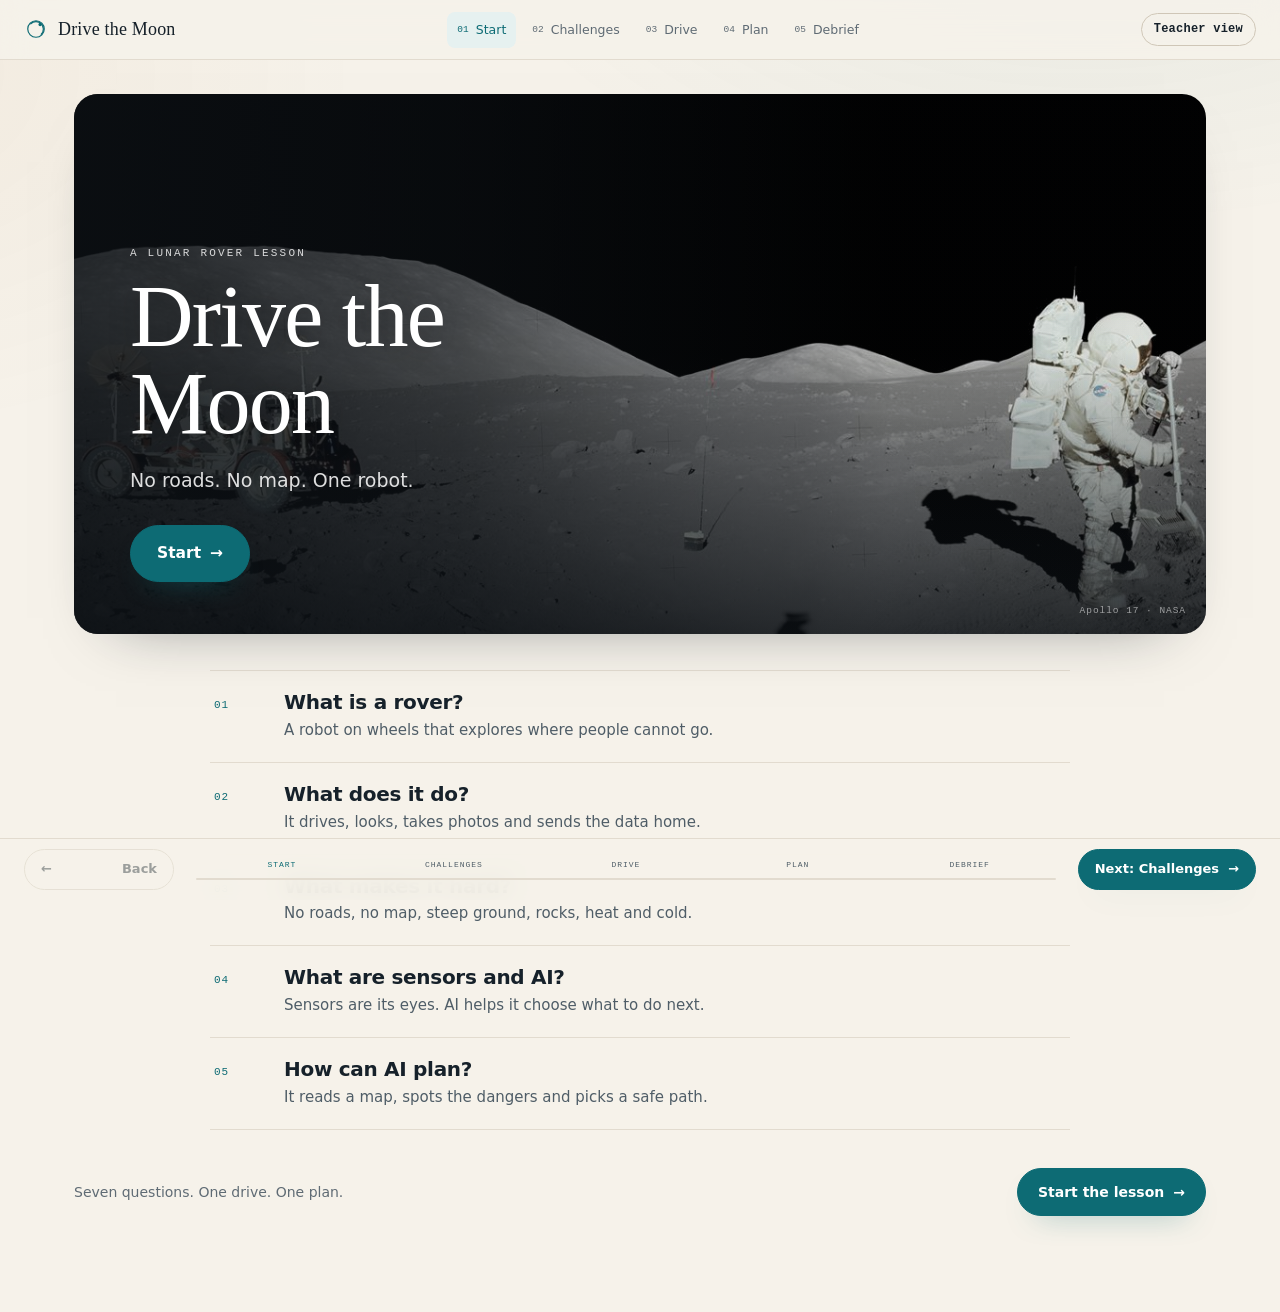
<file: index.html>
<!doctype html>
<html lang="en-GB">
<head>
<meta charset="utf-8">
<meta name="viewport" content="width=device-width, initial-scale=1">
<title>Drive the Moon — a lunar rover lesson</title>
<meta name="description" content="A short lesson about lunar rovers: what they are, what makes driving on the Moon hard, a 3D rover drive, and a satellite route-planning task.">
<meta name="color-scheme" content="light">
<meta name="theme-color" content="#f7f4ee">
<link rel="icon" href="data:image/svg+xml,%3Csvg xmlns='http://www.w3.org/2000/svg' viewBox='0 0 32 32'%3E%3Ccircle cx='16' cy='16' r='15' fill='%230d6b74'/%3E%3Ccircle cx='16' cy='16' r='8' fill='none' stroke='%23fff' stroke-width='2'/%3E%3Ccircle cx='22' cy='10' r='2' fill='%23fff'/%3E%3C/svg%3E">
<link rel="stylesheet" href="css/app.css">
</head>
<body>
<a class="skip" href="#main">Skip to lesson</a>

<header class="topbar">
  <button class="brand" data-go="brief" aria-label="Drive the Moon, back to the start">
    <span class="brand-mark" aria-hidden="true">
      <svg viewBox="0 0 32 32" width="24" height="24"><circle cx="16" cy="16" r="11" fill="none" stroke="currentColor" stroke-width="1.6"/><path d="M9 9a9.9 9.9 0 0 1 14 14" fill="none" stroke="currentColor" stroke-width="1.6" stroke-linecap="round"/><circle cx="21.5" cy="10" r="2.2" fill="currentColor"/></svg>
    </span>
    <span class="brand-title">Drive the Moon</span>
  </button>

  <nav class="steps" aria-label="Lesson sections">
    <button class="step" data-go="brief"><i>01</i><span>Start</span></button>
    <button class="step" data-go="starter"><i>02</i><span>Challenges</span></button>
    <button class="step" data-go="drive"><i>03</i><span>Drive</span></button>
    <button class="step" data-go="recon"><i>04</i><span>Plan</span></button>
    <button class="step" data-go="debrief"><i>05</i><span>Debrief</span></button>
  </nav>

  <div class="topbar-actions">
    <button class="btn tiny ghost" id="btn-teacher" aria-pressed="false">Teacher view</button>
  </div>
</header>

<main id="main">

  <!-- ============================== 01 START ============================== -->
  <section class="view view-brief" id="view-brief" data-view="brief" aria-labelledby="brief-h">
    <div class="hero">
      <img src="assets/img/hero.jpg" alt="Apollo 17 astronaut and lunar rover on the Moon, with hills on the horizon" class="hero-img">
      <div class="hero-shade"></div>
      <div class="hero-copy">
        <p class="eyebrow light">A lunar rover lesson</p>
        <h1 id="brief-h">Drive the Moon</h1>
        <p class="hero-line">No roads. No map. One robot.</p>
        <button class="btn primary big" data-go="starter">Start <span aria-hidden="true">→</span></button>
      </div>
      <p class="hero-credit">Apollo 17 · NASA</p>
    </div>

    <div class="question-list">
      <article class="qrow">
        <span class="qnum">01</span>
        <div><h2>What is a rover?</h2><p>A robot on wheels that explores where people cannot go.</p></div>
      </article>
      <article class="qrow">
        <span class="qnum">02</span>
        <div><h2>What does it do?</h2><p>It drives, looks, takes photos and sends the data home.</p></div>
      </article>
      <article class="qrow">
        <span class="qnum">03</span>
        <div><h2>What makes it hard?</h2><p>No roads, no map, steep ground, rocks, heat and cold.</p></div>
      </article>
      <article class="qrow">
        <span class="qnum">04</span>
        <div><h2>What are sensors and AI?</h2><p>Sensors are its eyes. AI helps it choose what to do next.</p></div>
      </article>
      <article class="qrow">
        <span class="qnum">05</span>
        <div><h2>How can AI plan?</h2><p>It reads a map, spots the dangers and picks a safe path.</p></div>
      </article>
    </div>

    <div class="brief-foot">
      <p>Seven questions. One drive. One plan.</p>
      <button class="btn primary" data-go="starter">Start the lesson <span aria-hidden="true">→</span></button>
    </div>
  </section>

  <!-- ============================= 02 CHALLENGES ============================= -->
  <section class="view view-starter" id="view-starter" data-view="starter" aria-labelledby="starter-h">
    <header class="slide-head">
      <p class="eyebrow">02 · Challenges</p>
      <h2 id="starter-h">What makes driving on the Moon hard?</h2>
      <p class="slide-lede">Pick the best answer. Every choice explains itself.</p>
    </header>

    <div class="quiz-grid">
      <figure class="quiz-media" id="quiz-media">
        <img id="quiz-img" src="assets/img/rover-parked.jpg" alt="">
        <figcaption>
          <span class="mono-label" id="quiz-imgtag">EVIDENCE 01</span>
          <span id="quiz-caption">Apollo 15 lunar roving vehicle.</span>
        </figcaption>
        <div class="media-badge" id="quiz-badge">FIELD PHOTO</div>
      </figure>

      <div class="quiz-panel">
        <div class="quiz-progress">
          <span class="mono-label" id="quiz-count">Question 1 of 7</span>
          <span class="quiz-score" id="quiz-score">0 correct</span>
        </div>
        <div class="qbar" aria-hidden="true"><div class="qbar-fill" id="quiz-bar"></div></div>
        <h3 class="quiz-question" id="quiz-q">Loading…</h3>
        <div class="quiz-options" id="quiz-options" role="group" aria-labelledby="quiz-q"></div>
        <div class="quiz-feedback" id="quiz-feedback" aria-live="polite" hidden>
          <div class="feedback-verdict" id="quiz-verdict"></div>
          <p id="quiz-explain"></p>
          <div class="challenge-unlock"><span class="mono-label">Challenge</span><strong id="quiz-challenge"></strong></div>
        </div>
        <div class="quiz-actions">
          <span class="quiz-hint" id="quiz-hint">Press 1–4 to answer</span>
          <button class="btn primary" id="quiz-next" disabled>Next <span aria-hidden="true">→</span></button>
        </div>
      </div>
    </div>
  </section>

  <!-- ============================== 03 DRIVE ============================== -->
  <section class="view view-drive" id="view-drive" data-view="drive" aria-labelledby="drive-h">
    <h2 id="drive-h" class="sr-only">Rover drive</h2>
    <div class="ops-stage" id="ops-stage">
      <canvas id="cam" aria-label="Live 3D view from the rover"></canvas>
      <div class="ops-veil" aria-hidden="true"></div>

      <div class="ops-hud">
        <div class="hud-top">
          <button class="hud-btn" data-go="starter"><span aria-hidden="true">←</span> Lesson</button>
          <div class="hud-title"><span class="rec-dot" aria-hidden="true"></span> CAM 1 · NAV FORWARD</div>
          <button class="hud-btn" id="btn-map" aria-pressed="false">Map</button>
        </div>

        <div class="hud-mission">
          <span class="hud-stage" id="hud-stage">CHECKPOINT 1 OF 3</span>
          <strong class="hud-dist" id="hud-dist">—</strong>
          <span class="hud-turn" id="hud-turn">TURN 01</span>
        </div>

        <div class="hud-bars" id="hud-bars">
          <div class="mbar" data-bar="power"><span>Power</span><i><b id="fill-power"></b></i><em id="val-power">100%</em></div>
          <div class="mbar" data-bar="heat"><span>Heat</span><i><b id="fill-heat"></b></i><em id="val-heat">30 °C</em></div>
          <div class="mbar" data-bar="wheels"><span>Wheels</span><i><b id="fill-wheels"></b></i><em id="val-wheels">100%</em></div>
          <div class="mbar" data-bar="signal"><span>Signal</span><i><b id="fill-signal"></b></i><em id="val-signal">94%</em></div>
        </div>

        <div class="hud-command" id="hud-command">
          <p class="cmd-q" id="cmd-q">Where should the rover go?</p>
          <div class="opts" id="opts"></div>
          <div class="cmd-tools">
            <button class="chip" id="btn-scan" title="Map the ground nearby (costs 3% power)">Scan −3%</button>
            <button class="chip" id="btn-reverse" title="Back up 24 m (costs 2% power)">Reverse</button>
            <button class="chip" id="btn-restart">Restart</button>
            <button class="chip" id="btn-autonav" hidden>Auto-nav</button>
            <span class="cmd-delay">1.3 s delay</span>
          </div>
        </div>

        <aside class="map-panel" id="map-panel" hidden aria-label="Rover map">
          <div class="map-head">
            <span>Rover map</span>
            <button class="chip" id="btn-reveal" aria-pressed="false">Hazards</button>
          </div>
          <canvas id="minimap" width="360" height="240"></canvas>
          <div class="map-legend">
            <span><i class="sw sw-you"></i>Rover</span>
            <span><i class="sw sw-goal"></i>Goal</span>
            <span><i class="sw sw-known"></i>Driven</span>
            <span><i class="sw sw-hazard"></i>Rock</span>
          </div>
          <ol class="log-list" id="log" aria-live="polite"></ol>
        </aside>

        <div class="ops-overlay" id="ops-overlay" hidden>
          <div class="overlay-card" id="overlay-card"></div>
        </div>
      </div>
    </div>
  </section>

  <!-- ============================== 04 PLAN ============================== -->
  <section class="view view-recon" id="view-recon" data-view="recon" aria-labelledby="recon-h">
    <header class="slide-head">
      <p class="eyebrow">04 · Plan from orbit</p>
      <h2 id="recon-h">See the ground before you drive it</h2>
      <p class="slide-lede">Pick a site. Look at the 3D ground. Then draw a safe route from the landing point to the checkpoint.</p>
    </header>

    <div class="site-strip" id="site-cards" role="tablist" aria-label="Survey sites"></div>

    <div class="recon-grid">
      <div class="panel viewer">
        <div class="viewer-head">
          <div class="viewer-tabs" role="tablist" aria-label="Viewer mode">
            <button class="vtab" data-mode="3d" role="tab" aria-selected="true">3D ground</button>
            <button class="vtab" data-mode="plan" role="tab" aria-selected="false">Plan map</button>
          </div>
          <div class="viewer-meta mono-small" id="viewer-meta">Drag to orbit · scroll to zoom</div>
        </div>
        <div class="viewer-stage" id="viewer-stage">
          <canvas id="tv" aria-label="3D terrain model"></canvas>
          <canvas id="plan" class="is-hidden" aria-label="Top-down route planning map"></canvas>
          <div class="viewer-hint" id="viewer-hint">Drag to orbit · scroll to zoom</div>
          <div class="legend" id="viewer-legend">
            <span><i class="sw sw-green"></i>&lt; 10°</span>
            <span><i class="sw sw-amber"></i>10–15°</span>
            <span><i class="sw sw-red"></i>&gt; 15°</span>
            <span><i class="sw sw-psr"></i>No Sun</span>
          </div>
          <div class="viewer-badge" id="viewer-badge">SITE 04 · 3D RECONSTRUCTION</div>
          <div class="shadow-inset">
            <div class="si-label">Shadow map <span>bright = never sees the Sun</span></div>
            <canvas id="shadow" width="128" height="128"></canvas>
          </div>
        </div>
        <div class="viewer-tools">
          <div class="tool-group" id="layer-buttons">
            <span class="mono-label">Layer</span>
            <button class="chip active" data-layer="slope">Slope</button>
            <button class="chip" data-layer="photo">Photo</button>
            <button class="chip" data-layer="shadow">No-Sun</button>
          </div>
          <div class="tool-group" id="preset-buttons">
            <span class="mono-label">View</span>
            <button class="chip" data-preset="approach">Approach</button>
            <button class="chip" data-preset="top">Top-down</button>
            <button class="chip" data-preset="orbit">Auto-orbit</button>
          </div>
          <div class="tool-group plan-only">
            <span class="mono-label">Route</span>
            <button class="chip" id="btn-undo">Undo</button>
            <button class="chip" id="btn-clear">Clear</button>
            <button class="chip" id="btn-demo">Demo</button>
          </div>
        </div>
      </div>

      <aside class="recon-side">
        <div class="panel site-info" id="site-info"></div>

        <div class="panel route-panel">
          <div class="panel-head">
            <span class="mono-label">Your route</span>
            <span class="mono-small" id="plan-count">0 waypoints</span>
          </div>
          <div class="route-readout">
            <div><span>Length</span><b id="r-length">—</b></div>
            <div><span>Steepest</span><b id="r-slope">—</b></div>
            <div><span>Risky</span><b id="r-risky">—</b></div>
            <div><span>Energy</span><b id="r-energy">—</b></div>
          </div>
          <p class="route-coach" id="route-coach">Click the map to add waypoints. Start at the blue ring and finish inside the amber ring.</p>
          <div class="route-actions">
            <button class="btn primary full" id="btn-check" disabled>Check this route</button>
            <button class="chip" id="btn-safe" hidden>Show surveyor's route</button>
          </div>
          <div class="verdict" id="verdict" hidden></div>
        </div>

        <details class="panel geotiff" id="geotiff">
          <summary>Use your own survey data</summary>
          <p class="mono-small">Load three GeoTIFF layers from a real site: height, slope and shadow.</p>
          <label>1 · Height <span>surf.tif</span><input type="file" id="f-surf" accept=".tif,.tiff"></label>
          <label>2 · Slope <span>slp.tif</span><input type="file" id="f-slp" accept=".tif,.tiff"></label>
          <label>3 · Shadow <span>shd.tif</span><input type="file" id="f-shd" accept=".tif,.tiff"></label>
          <button class="btn small" id="btn-build-tif">Build from files</button>
          <p class="mono-small status" id="tif-status">Waiting for a height file.</p>
        </details>
      </aside>
    </div>
  </section>

  <!-- ============================= 05 DEBRIEF ============================= -->
  <section class="view view-debrief" id="view-debrief" data-view="debrief" aria-labelledby="debrief-h">
    <header class="slide-head">
      <p class="eyebrow">05 · Debrief</p>
      <h2 id="debrief-h">What did you learn?</h2>
      <p class="slide-lede">You met the hazards, drove blind, and planned a safe route from orbit.</p>
    </header>

    <div class="result-cards" id="result-cards"></div>

    <div class="ideas">
      <article class="idea">
        <span class="idea-num">01</span>
        <h3>The Moon is a hostile place to drive.</h3>
        <p>Steep ground, sharp rocks, deep shadow and huge temperature swings all shape the mission.</p>
      </article>
      <article class="idea">
        <span class="idea-num">02</span>
        <h3>A good map is a superpower.</h3>
        <p>Height shows the shape. Slope shows what is safe. Shadow shows where the Sun never reaches.</p>
      </article>
      <article class="idea">
        <span class="idea-num">03</span>
        <h3>AI is a helper, not a hero.</h3>
        <p>People choose the goal. The rover checks the ground and picks its next few metres.</p>
      </article>
    </div>

    <div class="debrief-grid">
      <div class="panel teacher-notes">
        <details>
          <summary>Teacher notes &amp; answers</summary>
          <div class="notes-body" id="teacher-notes">
            <p class="mono-small">Full answers, timings and discussion prompts are in <code>README.md</code>. Use <b>Teacher view</b> in the header to reveal the quiz answers and the rover's hazard map.</p>
            <ul>
              <li><b>Challenges (5–8 min):</b> let students predict before revealing. Ask why the wrong answers seemed plausible.</li>
              <li><b>Drive (8–12 min):</b> let students fail once. The hazard map then shows the safe corridor.</li>
              <li><b>Plan (8–12 min):</b> ask students to explain a route before checking it, then compare with the surveyor's route.</li>
            </ul>
          </div>
        </details>
      </div>

      <div class="panel credits">
        <details>
          <summary>Image credits</summary>
          <ul id="credits-list" class="credit-list"></ul>
        </details>
      </div>
    </div>

    <div class="debrief-actions">
      <button class="btn primary" id="btn-print">Print / save summary</button>
      <button class="btn ghost" data-go="brief">Start again</button>
      <button class="btn ghost quiet" id="btn-reset">Reset progress</button>
    </div>
  </section>
</main>

<footer class="bottombar">
  <button class="btn ghost nav-btn" id="btn-prev"><span aria-hidden="true">←</span> Back</button>
  <div class="rail">
    <div class="rail-labels" id="rail-labels"></div>
    <div class="rail-track"><div class="rail-fill" id="rail-fill"></div></div>
  </div>
  <button class="btn primary nav-btn" id="btn-next">Next <span aria-hidden="true">→</span></button>
</footer>

<div class="toast" id="toast" role="status" aria-live="polite"></div>

<script src="vendor/three.min.js"></script>
<script src="vendor/geotiff.js"></script>
<script src="js/core.js"></script>
<script src="js/sites.js"></script>
<script src="js/quiz.js"></script>
<script src="js/game.js"></script>
<script src="js/terrainview.js"></script>
<script src="js/recon.js"></script>
<script src="js/app.js"></script>
</body>
</html>
</file>
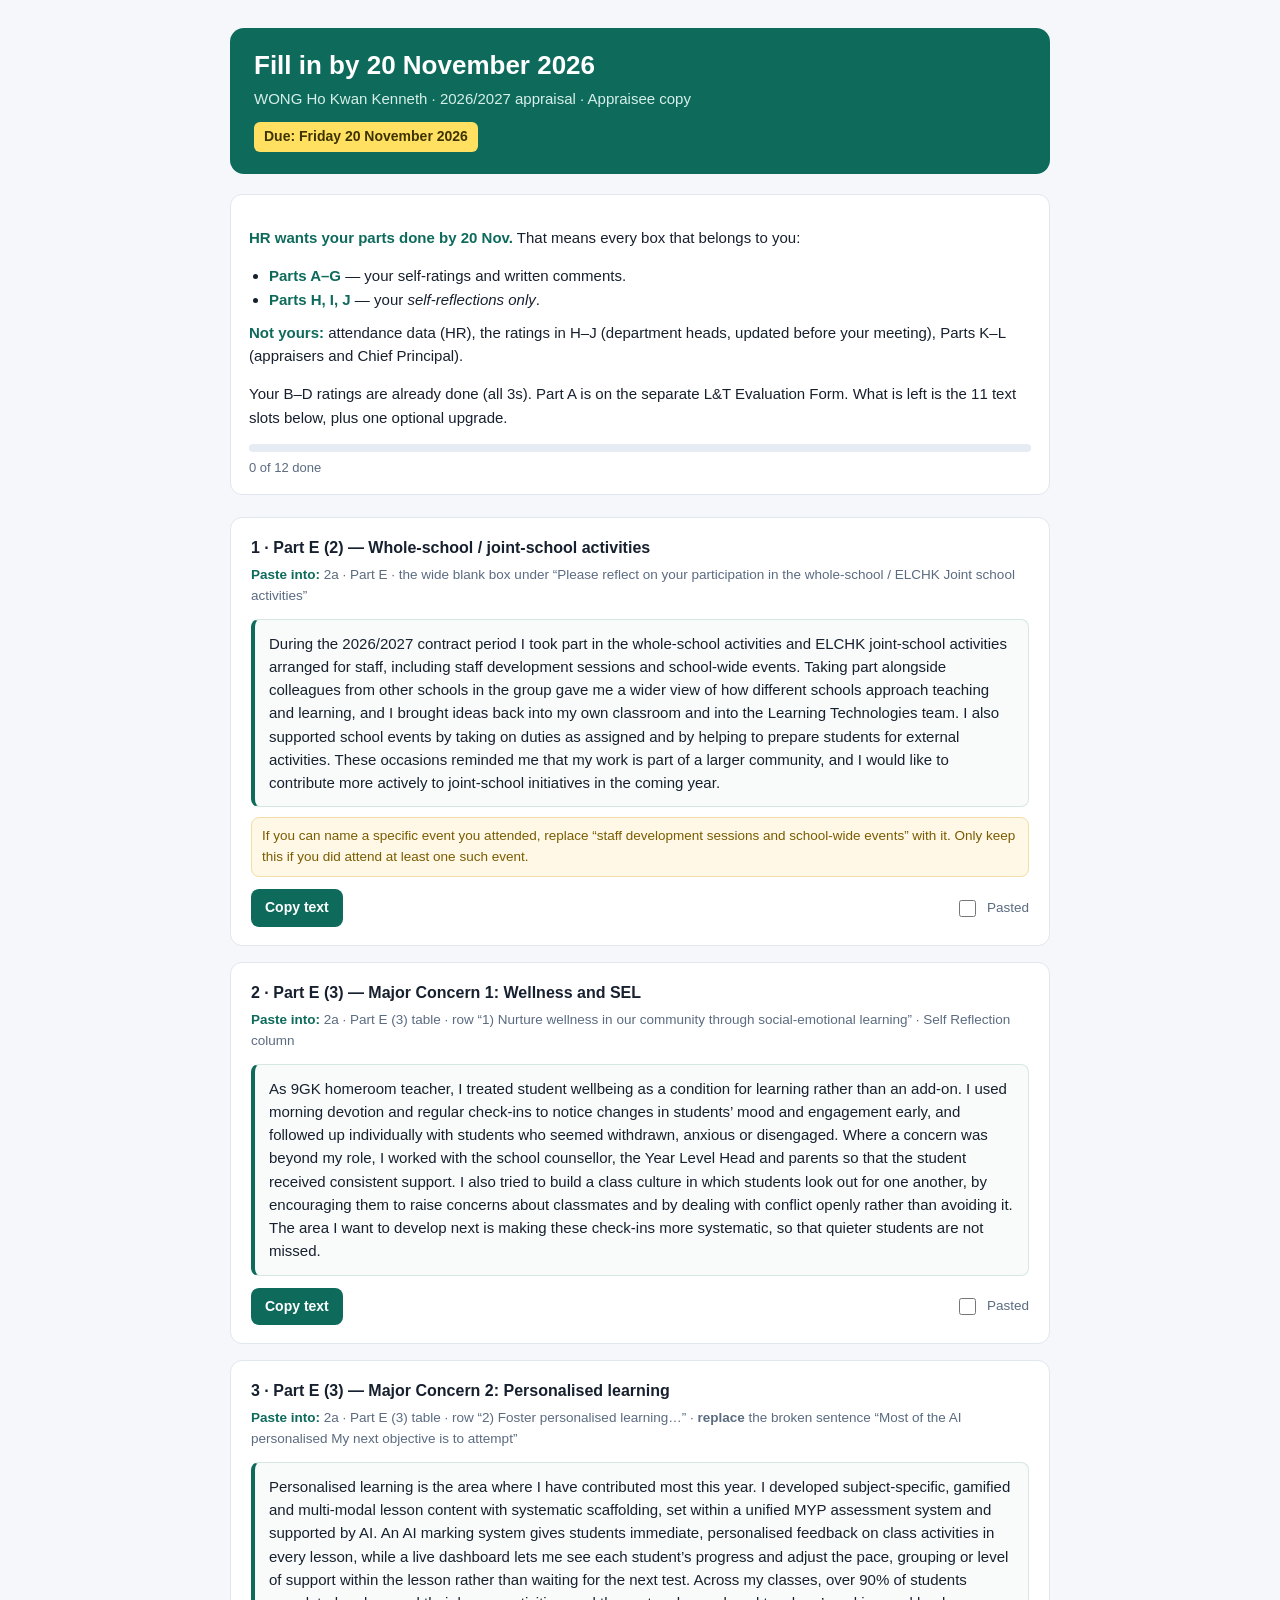
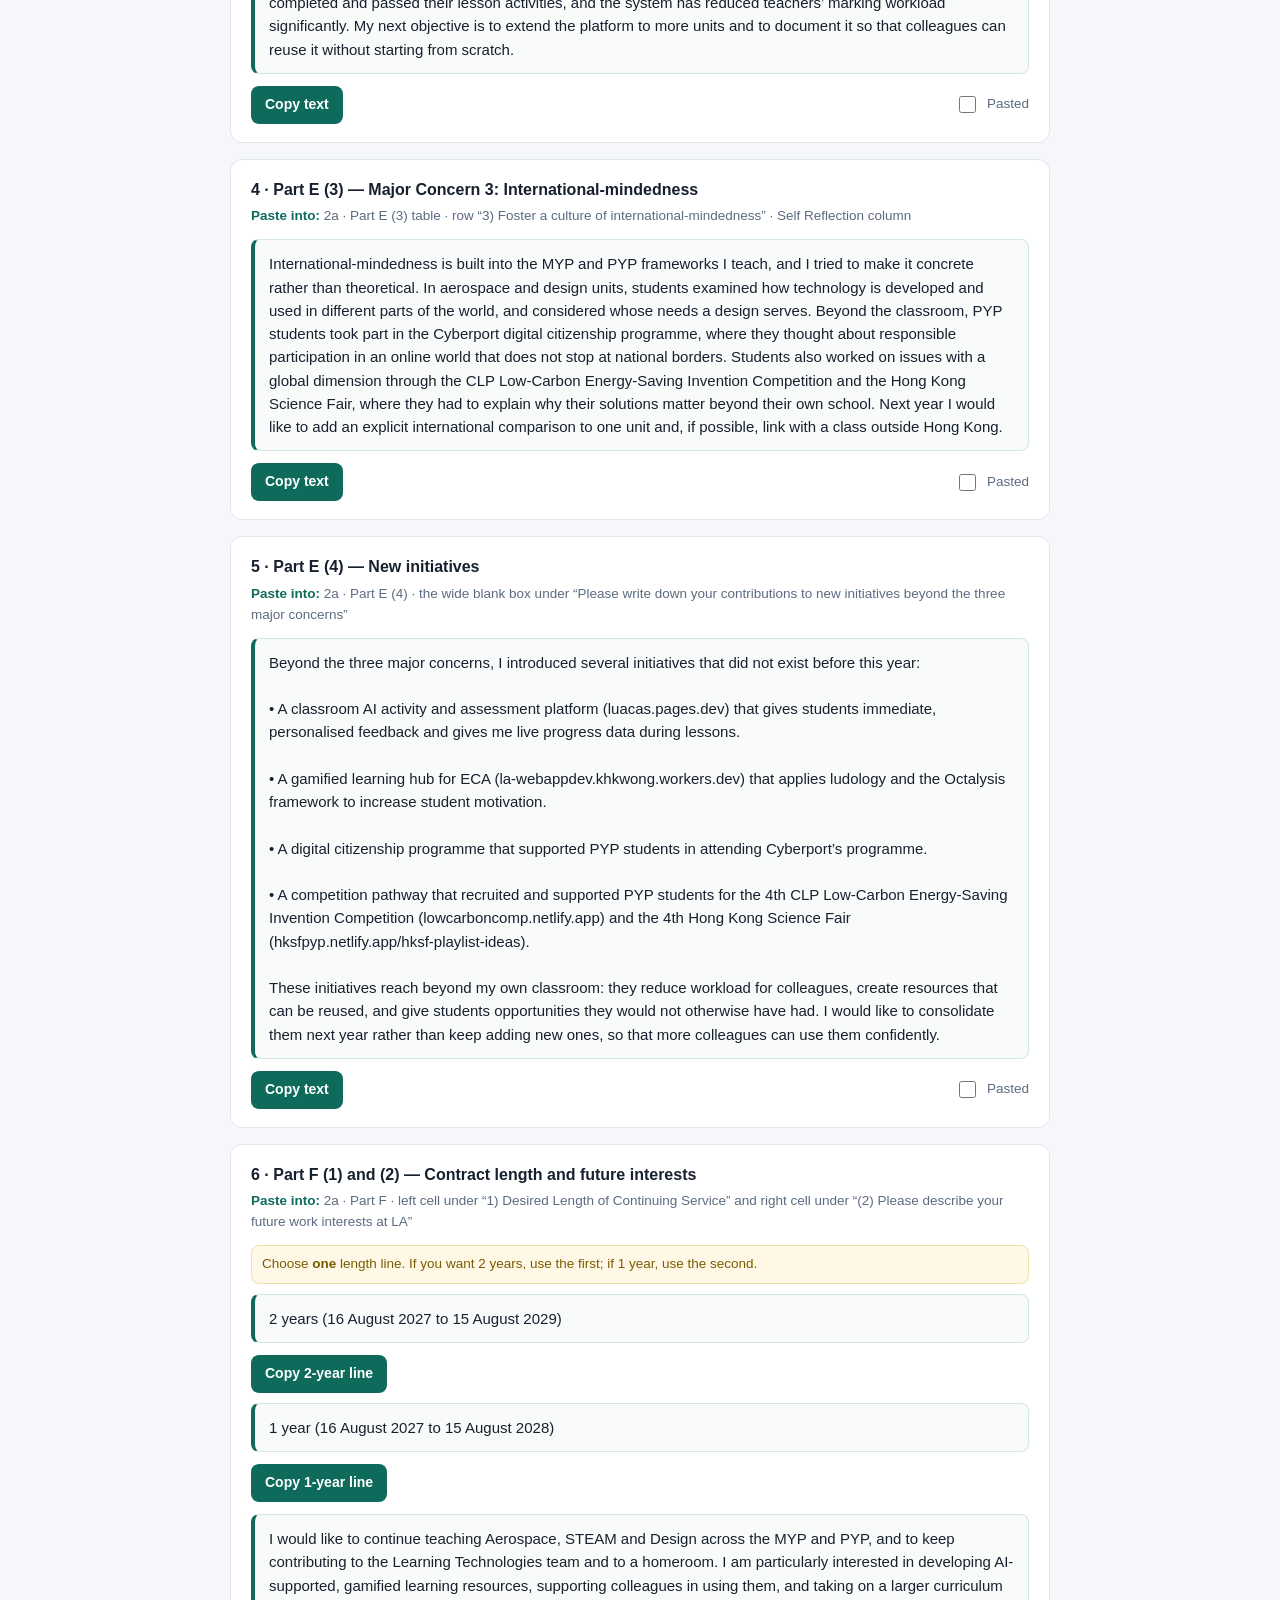
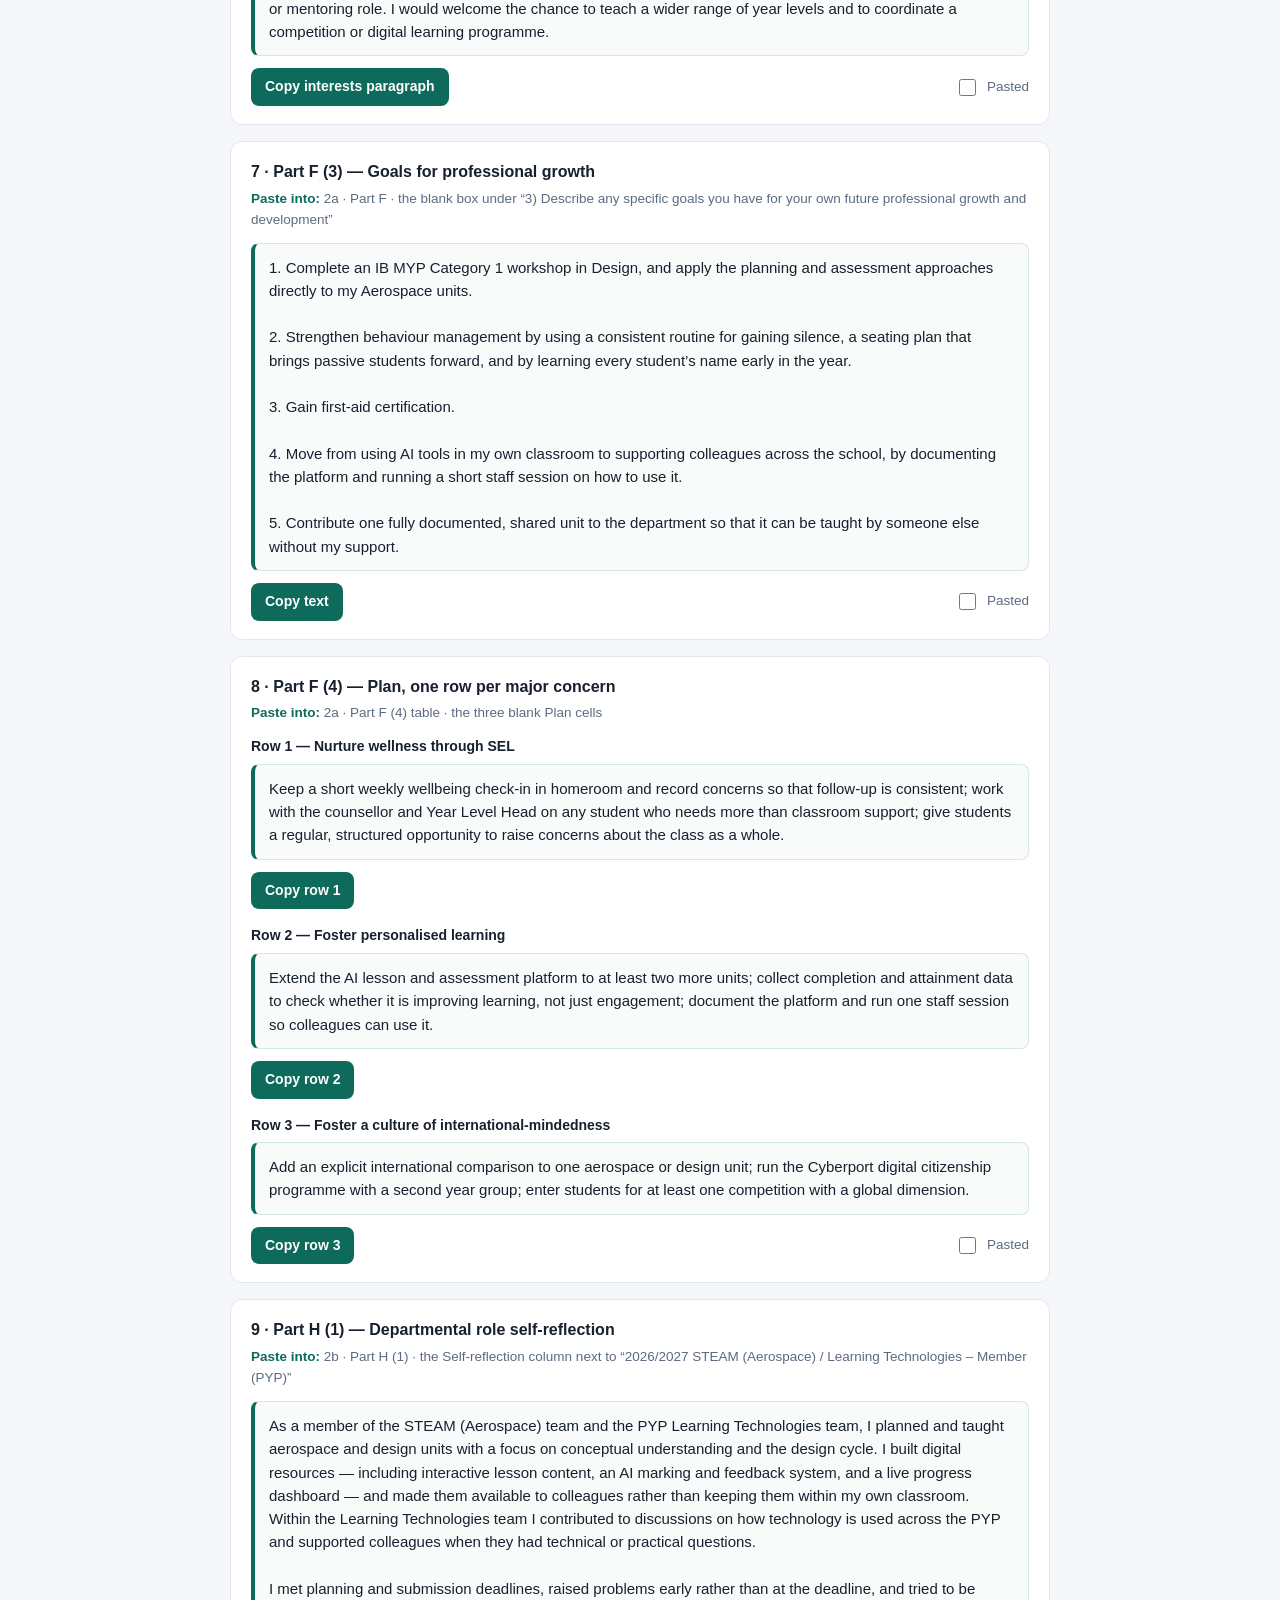
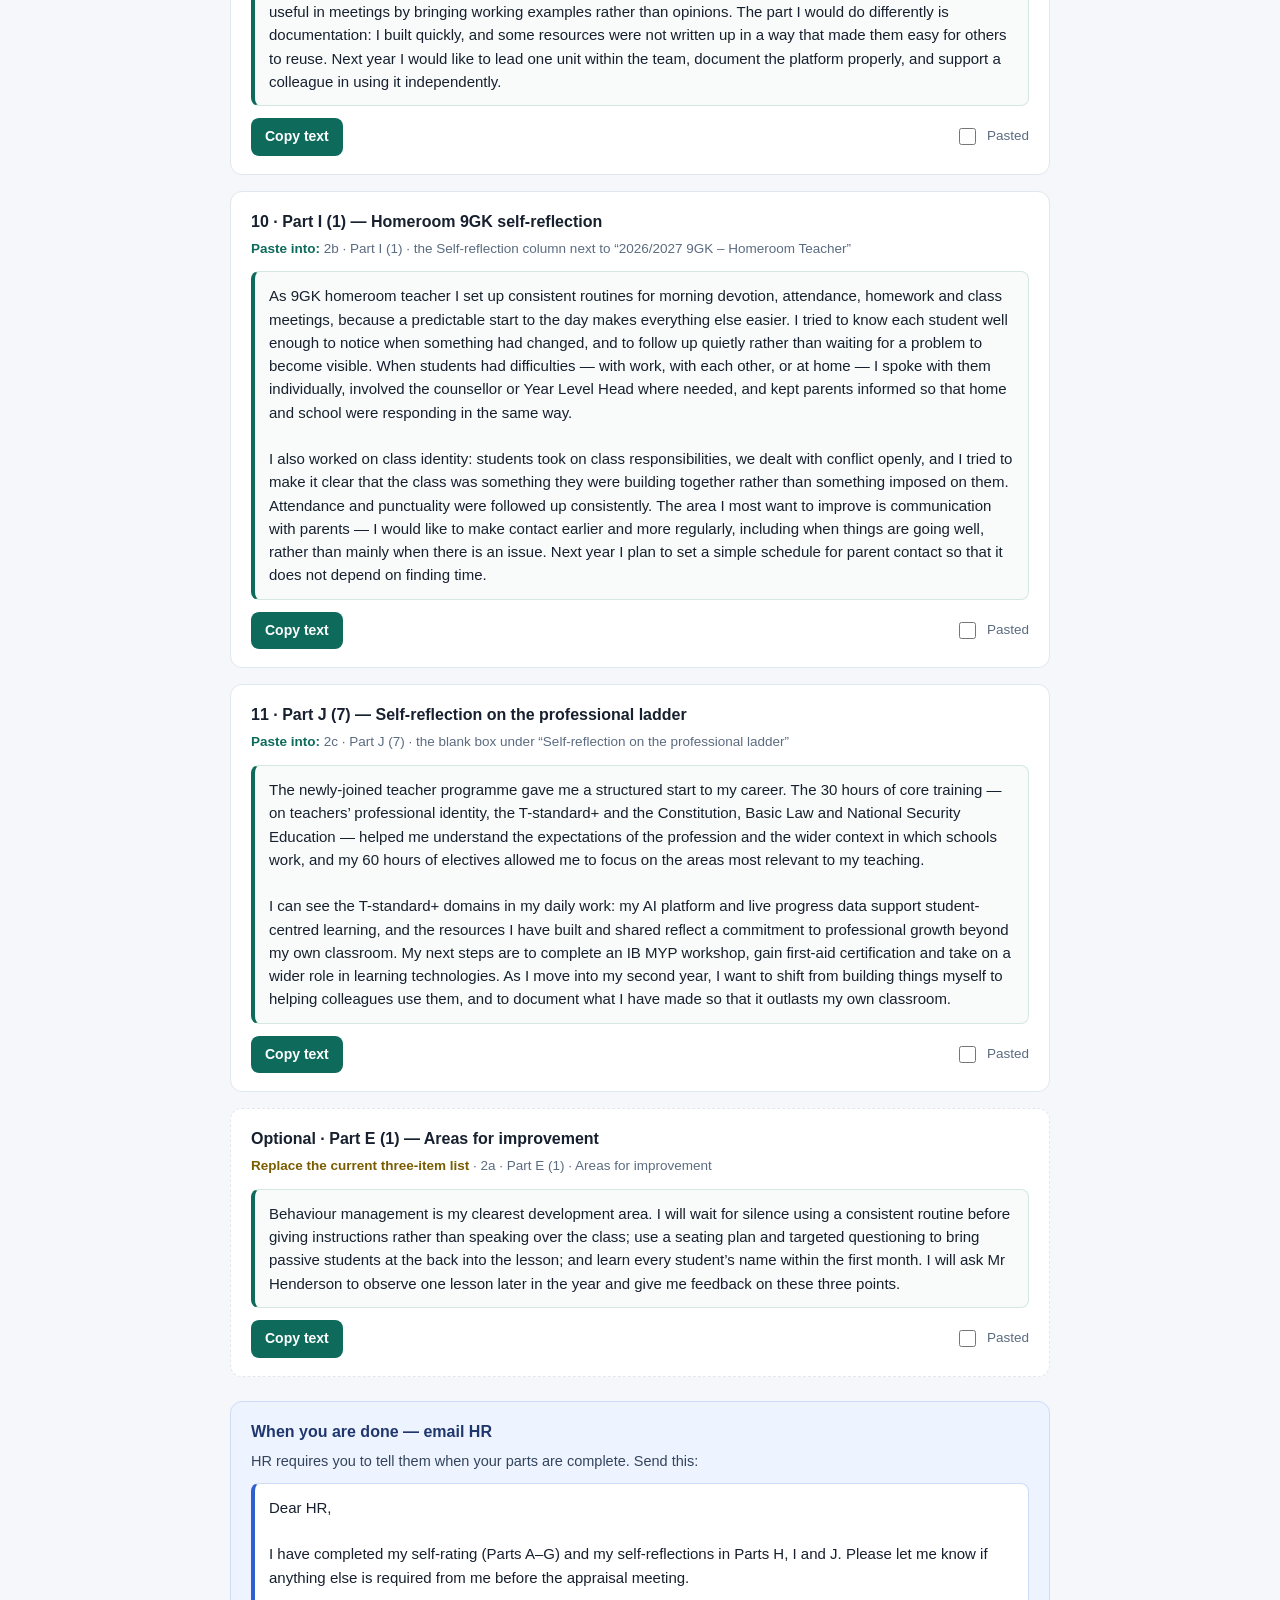
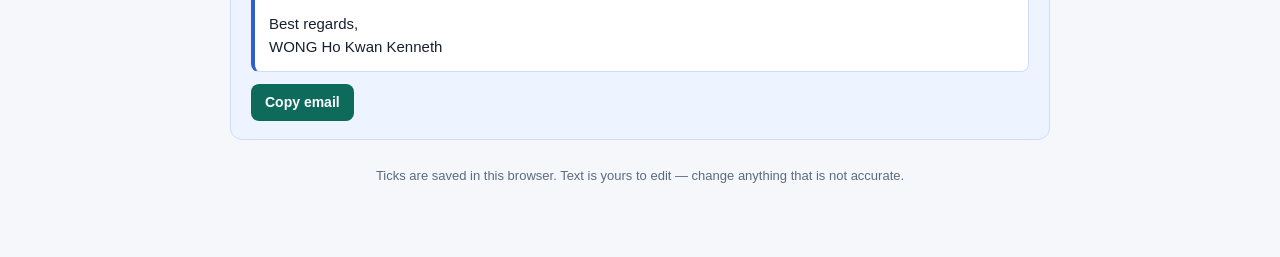
<file: Fill-in-by-20-Nov.html>
<!doctype html>
<html lang="en">
<head>
<meta charset="utf-8">
<meta name="viewport" content="width=device-width, initial-scale=1">
<title>Fill in by 20 Nov — Kenneth WONG</title>
<style>
  *{box-sizing:border-box}
  body{margin:0;background:#f5f7fa;color:#17202e;font:16px/1.55 -apple-system,BlinkMacSystemFont,"Segoe UI",Roboto,Arial,sans-serif}
  .wrap{max-width:860px;margin:0 auto;padding:28px 20px 70px}
  header{background:#0e6b5c;color:#fff;border-radius:14px;padding:22px 24px;margin-bottom:20px}
  header h1{margin:0 0 6px;font-size:26px;line-height:1.2}
  header p{margin:0;color:#d6efe9;font-size:15px}
  .deadline{display:inline-block;background:#ffe061;color:#3d3300;font-weight:700;padding:4px 10px;border-radius:6px;margin-top:12px;font-size:14px}
  .summary{background:#fff;border:1px solid #e0e7ef;border-radius:12px;padding:16px 18px;margin-bottom:22px;font-size:15px}
  .summary strong{color:#0e6b5c}
  .summary ul{margin:8px 0 0;padding-left:20px}
  .bar{height:8px;background:#e6ecf3;border-radius:99px;overflow:hidden;margin-top:14px}
  .bar span{display:block;height:100%;width:0;background:#0e6b5c;transition:width .25s}
  .count{font-size:13px;color:#5b6b80;margin-top:6px}

  .slot{background:#fff;border:1px solid #e0e7ef;border-radius:12px;padding:18px 20px;margin-bottom:16px}
  .slot h2{font-size:16px;margin:0 0 4px}
  .where{font-size:13.5px;color:#0e6b5c;font-weight:600;margin:0 0 12px}
  .where span{color:#5b6b80;font-weight:400}
  .paste{background:#f8fbfa;border:1px solid #d5e7e1;border-left:4px solid #0e6b5c;border-radius:8px;padding:12px 14px;font-size:15px;white-space:pre-wrap}
  .paste p{margin:0 0 .6em}
  .paste p:last-child{margin-bottom:0}
  .paste ul{margin:.2em 0 .6em;padding-left:1.2em}
  .actions{display:flex;gap:10px;align-items:center;margin-top:12px;flex-wrap:wrap}
  button{font:inherit;font-weight:600;font-size:14px;border:0;border-radius:8px;padding:8px 14px;cursor:pointer}
  .copy{background:#0e6b5c;color:#fff}
  .copy:hover{background:#0b574b}
  .copy.done{background:#2f9e6a}
  label.tick{display:flex;gap:8px;align-items:center;font-size:13.5px;color:#5b6b80;cursor:pointer;margin-left:auto}
  label.tick input{width:17px;height:17px;accent-color:#0e6b5c}
  .note{font-size:13.5px;color:#7a5c00;background:#fff8e6;border:1px solid #f0dda8;border-radius:8px;padding:8px 10px;margin-top:10px}
  .optional{border-style:dashed}
  .optional .where{color:#7a5c00}
  .email{background:#eef4ff;border:1px solid #cfdcf7;border-radius:12px;padding:18px 20px;margin-top:24px}
  .email h2{font-size:16px;margin:0 0 6px;color:#20376e}
  .email p{margin:0 0 10px;font-size:14.5px;color:#33445c}
  .email .paste{background:#fff;border-color:#cfdcf7;border-left-color:#2f5fd0}
  footer{color:#5b6b80;font-size:13px;margin-top:26px;text-align:center}
  @media print{
    body{background:#fff}
    .wrap{max-width:none;padding:0}
    header{background:#fff;color:#000;border-bottom:2px solid #0e6b5c;border-radius:0;padding:0 0 12px}
    header p{color:#333}
    .deadline{background:#eee;color:#000}
    .actions,footer{display:none}
    .slot,.summary,.email{break-inside:avoid;page-break-inside:avoid;box-shadow:none}
    .paste{background:#fafafa}
  }
</style>
</head>
<body>
<div class="wrap">

  <header>
    <h1>Fill in by 20 November 2026</h1>
    <p>WONG Ho Kwan Kenneth · 2026/2027 appraisal · Appraisee copy</p>
    <div class="deadline">Due: Friday 20 November 2026</div>
  </header>

  <div class="summary">
    <p><strong>HR wants your parts done by 20 Nov.</strong> That means every box that belongs to you:</p>
    <ul>
      <li><strong>Parts A–G</strong> — your self-ratings and written comments.</li>
      <li><strong>Parts H, I, J</strong> — your <em>self-reflections only</em>.</li>
    </ul>
    <p style="margin-top:10px"><strong>Not yours:</strong> attendance data (HR), the ratings in H–J (department heads, updated before your meeting), Parts K–L (appraisers and Chief Principal).</p>
    <p style="margin-top:10px">Your B–D ratings are already done (all 3s). Part A is on the separate L&amp;T Evaluation Form. What is left is the 11 text slots below, plus one optional upgrade.</p>
    <div class="bar"><span id="bar"></span></div>
    <div class="count" id="count">Progress</div>
  </div>

  <!-- 1 -->
  <section class="slot">
    <h2>1 · Part E (2) — Whole-school / joint-school activities</h2>
    <p class="where">Paste into: <span>2a · Part E · the wide blank box under “Please reflect on your participation in the whole-school / ELCHK Joint school activities”</span></p>
    <div class="paste" id="s1">During the 2026/2027 contract period I took part in the whole-school activities and ELCHK joint-school activities arranged for staff, including staff development sessions and school-wide events. Taking part alongside colleagues from other schools in the group gave me a wider view of how different schools approach teaching and learning, and I brought ideas back into my own classroom and into the Learning Technologies team. I also supported school events by taking on duties as assigned and by helping to prepare students for external activities. These occasions reminded me that my work is part of a larger community, and I would like to contribute more actively to joint-school initiatives in the coming year.</div>
    <div class="note">If you can name a specific event you attended, replace “staff development sessions and school-wide events” with it. Only keep this if you did attend at least one such event.</div>
    <div class="actions">
      <button class="copy" data-target="s1">Copy text</button>
      <label class="tick"><input type="checkbox" data-slot="s1"> Pasted</label>
    </div>
  </section>

  <!-- 2 -->
  <section class="slot">
    <h2>2 · Part E (3) — Major Concern 1: Wellness and SEL</h2>
    <p class="where">Paste into: <span>2a · Part E (3) table · row “1) Nurture wellness in our community through social-emotional learning” · Self Reflection column</span></p>
    <div class="paste" id="s2">As 9GK homeroom teacher, I treated student wellbeing as a condition for learning rather than an add-on. I used morning devotion and regular check-ins to notice changes in students’ mood and engagement early, and followed up individually with students who seemed withdrawn, anxious or disengaged. Where a concern was beyond my role, I worked with the school counsellor, the Year Level Head and parents so that the student received consistent support. I also tried to build a class culture in which students look out for one another, by encouraging them to raise concerns about classmates and by dealing with conflict openly rather than avoiding it. The area I want to develop next is making these check-ins more systematic, so that quieter students are not missed.</div>
    <div class="actions">
      <button class="copy" data-target="s2">Copy text</button>
      <label class="tick"><input type="checkbox" data-slot="s2"> Pasted</label>
    </div>
  </section>

  <!-- 3 -->
  <section class="slot">
    <h2>3 · Part E (3) — Major Concern 2: Personalised learning</h2>
    <p class="where">Paste into: <span>2a · Part E (3) table · row “2) Foster personalised learning…” · <strong>replace</strong> the broken sentence “Most of the AI personalised My next objective is to attempt”</span></p>
    <div class="paste" id="s3">Personalised learning is the area where I have contributed most this year. I developed subject-specific, gamified and multi-modal lesson content with systematic scaffolding, set within a unified MYP assessment system and supported by AI. An AI marking system gives students immediate, personalised feedback on class activities in every lesson, while a live dashboard lets me see each student’s progress and adjust the pace, grouping or level of support within the lesson rather than waiting for the next test. Across my classes, over 90% of students completed and passed their lesson activities, and the system has reduced teachers’ marking workload significantly. My next objective is to extend the platform to more units and to document it so that colleagues can reuse it without starting from scratch.</div>
    <div class="actions">
      <button class="copy" data-target="s3">Copy text</button>
      <label class="tick"><input type="checkbox" data-slot="s3"> Pasted</label>
    </div>
  </section>

  <!-- 4 -->
  <section class="slot">
    <h2>4 · Part E (3) — Major Concern 3: International-mindedness</h2>
    <p class="where">Paste into: <span>2a · Part E (3) table · row “3) Foster a culture of international-mindedness” · Self Reflection column</span></p>
    <div class="paste" id="s4">International-mindedness is built into the MYP and PYP frameworks I teach, and I tried to make it concrete rather than theoretical. In aerospace and design units, students examined how technology is developed and used in different parts of the world, and considered whose needs a design serves. Beyond the classroom, PYP students took part in the Cyberport digital citizenship programme, where they thought about responsible participation in an online world that does not stop at national borders. Students also worked on issues with a global dimension through the CLP Low-Carbon Energy-Saving Invention Competition and the Hong Kong Science Fair, where they had to explain why their solutions matter beyond their own school. Next year I would like to add an explicit international comparison to one unit and, if possible, link with a class outside Hong Kong.</div>
    <div class="actions">
      <button class="copy" data-target="s4">Copy text</button>
      <label class="tick"><input type="checkbox" data-slot="s4"> Pasted</label>
    </div>
  </section>

  <!-- 5 -->
  <section class="slot">
    <h2>5 · Part E (4) — New initiatives</h2>
    <p class="where">Paste into: <span>2a · Part E (4) · the wide blank box under “Please write down your contributions to new initiatives beyond the three major concerns”</span></p>
    <div class="paste" id="s5">Beyond the three major concerns, I introduced several initiatives that did not exist before this year:

• A classroom AI activity and assessment platform (luacas.pages.dev) that gives students immediate, personalised feedback and gives me live progress data during lessons.

• A gamified learning hub for ECA (la-webappdev.khkwong.workers.dev) that applies ludology and the Octalysis framework to increase student motivation.

• A digital citizenship programme that supported PYP students in attending Cyberport’s programme.

• A competition pathway that recruited and supported PYP students for the 4th CLP Low-Carbon Energy-Saving Invention Competition (lowcarboncomp.netlify.app) and the 4th Hong Kong Science Fair (hksfpyp.netlify.app/hksf-playlist-ideas).

These initiatives reach beyond my own classroom: they reduce workload for colleagues, create resources that can be reused, and give students opportunities they would not otherwise have had. I would like to consolidate them next year rather than keep adding new ones, so that more colleagues can use them confidently.</div>
    <div class="actions">
      <button class="copy" data-target="s5">Copy text</button>
      <label class="tick"><input type="checkbox" data-slot="s5"> Pasted</label>
    </div>
  </section>

  <!-- 6 -->
  <section class="slot">
    <h2>6 · Part F (1) and (2) — Contract length and future interests</h2>
    <p class="where">Paste into: <span>2a · Part F · left cell under “1) Desired Length of Continuing Service” and right cell under “(2) Please describe your future work interests at LA”</span></p>
    <div class="note" style="margin:0 0 10px">Choose <strong>one</strong> length line. If you want 2 years, use the first; if 1 year, use the second.</div>
    <div class="paste" id="s6a">2 years (16 August 2027 to 15 August 2029)</div>
    <div class="actions">
      <button class="copy" data-target="s6a">Copy 2-year line</button>
    </div>
    <div class="paste" id="s6b" style="margin-top:10px">1 year (16 August 2027 to 15 August 2028)</div>
    <div class="actions">
      <button class="copy" data-target="s6b">Copy 1-year line</button>
    </div>
    <div class="paste" id="s6c" style="margin-top:12px">I would like to continue teaching Aerospace, STEAM and Design across the MYP and PYP, and to keep contributing to the Learning Technologies team and to a homeroom. I am particularly interested in developing AI-supported, gamified learning resources, supporting colleagues in using them, and taking on a larger curriculum or mentoring role. I would welcome the chance to teach a wider range of year levels and to coordinate a competition or digital learning programme.</div>
    <div class="actions">
      <button class="copy" data-target="s6c">Copy interests paragraph</button>
      <label class="tick"><input type="checkbox" data-slot="s6"> Pasted</label>
    </div>
  </section>

  <!-- 7 -->
  <section class="slot">
    <h2>7 · Part F (3) — Goals for professional growth</h2>
    <p class="where">Paste into: <span>2a · Part F · the blank box under “3) Describe any specific goals you have for your own future professional growth and development”</span></p>
    <div class="paste" id="s7">1. Complete an IB MYP Category 1 workshop in Design, and apply the planning and assessment approaches directly to my Aerospace units.

2. Strengthen behaviour management by using a consistent routine for gaining silence, a seating plan that brings passive students forward, and by learning every student’s name early in the year.

3. Gain first-aid certification.

4. Move from using AI tools in my own classroom to supporting colleagues across the school, by documenting the platform and running a short staff session on how to use it.

5. Contribute one fully documented, shared unit to the department so that it can be taught by someone else without my support.</div>
    <div class="actions">
      <button class="copy" data-target="s7">Copy text</button>
      <label class="tick"><input type="checkbox" data-slot="s7"> Pasted</label>
    </div>
  </section>

  <!-- 8 -->
  <section class="slot">
    <h2>8 · Part F (4) — Plan, one row per major concern</h2>
    <p class="where">Paste into: <span>2a · Part F (4) table · the three blank Plan cells</span></p>

    <p style="font-size:14px;font-weight:600;margin:0 0 6px">Row 1 — Nurture wellness through SEL</p>
    <div class="paste" id="s8a">Keep a short weekly wellbeing check-in in homeroom and record concerns so that follow-up is consistent; work with the counsellor and Year Level Head on any student who needs more than classroom support; give students a regular, structured opportunity to raise concerns about the class as a whole.</div>
    <div class="actions"><button class="copy" data-target="s8a">Copy row 1</button></div>

    <p style="font-size:14px;font-weight:600;margin:16px 0 6px">Row 2 — Foster personalised learning</p>
    <div class="paste" id="s8b">Extend the AI lesson and assessment platform to at least two more units; collect completion and attainment data to check whether it is improving learning, not just engagement; document the platform and run one staff session so colleagues can use it.</div>
    <div class="actions"><button class="copy" data-target="s8b">Copy row 2</button></div>

    <p style="font-size:14px;font-weight:600;margin:16px 0 6px">Row 3 — Foster a culture of international-mindedness</p>
    <div class="paste" id="s8c">Add an explicit international comparison to one aerospace or design unit; run the Cyberport digital citizenship programme with a second year group; enter students for at least one competition with a global dimension.</div>
    <div class="actions">
      <button class="copy" data-target="s8c">Copy row 3</button>
      <label class="tick"><input type="checkbox" data-slot="s8"> Pasted</label>
    </div>
  </section>

  <!-- 9 -->
  <section class="slot">
    <h2>9 · Part H (1) — Departmental role self-reflection</h2>
    <p class="where">Paste into: <span>2b · Part H (1) · the Self-reflection column next to “2026/2027 STEAM (Aerospace) / Learning Technologies – Member (PYP)”</span></p>
    <div class="paste" id="s9">As a member of the STEAM (Aerospace) team and the PYP Learning Technologies team, I planned and taught aerospace and design units with a focus on conceptual understanding and the design cycle. I built digital resources — including interactive lesson content, an AI marking and feedback system, and a live progress dashboard — and made them available to colleagues rather than keeping them within my own classroom. Within the Learning Technologies team I contributed to discussions on how technology is used across the PYP and supported colleagues when they had technical or practical questions.

I met planning and submission deadlines, raised problems early rather than at the deadline, and tried to be useful in meetings by bringing working examples rather than opinions. The part I would do differently is documentation: I built quickly, and some resources were not written up in a way that made them easy for others to reuse. Next year I would like to lead one unit within the team, document the platform properly, and support a colleague in using it independently.</div>
    <div class="actions">
      <button class="copy" data-target="s9">Copy text</button>
      <label class="tick"><input type="checkbox" data-slot="s9"> Pasted</label>
    </div>
  </section>

  <!-- 10 -->
  <section class="slot">
    <h2>10 · Part I (1) — Homeroom 9GK self-reflection</h2>
    <p class="where">Paste into: <span>2b · Part I (1) · the Self-reflection column next to “2026/2027 9GK – Homeroom Teacher”</span></p>
    <div class="paste" id="s10">As 9GK homeroom teacher I set up consistent routines for morning devotion, attendance, homework and class meetings, because a predictable start to the day makes everything else easier. I tried to know each student well enough to notice when something had changed, and to follow up quietly rather than waiting for a problem to become visible. When students had difficulties — with work, with each other, or at home — I spoke with them individually, involved the counsellor or Year Level Head where needed, and kept parents informed so that home and school were responding in the same way.

I also worked on class identity: students took on class responsibilities, we dealt with conflict openly, and I tried to make it clear that the class was something they were building together rather than something imposed on them. Attendance and punctuality were followed up consistently. The area I most want to improve is communication with parents — I would like to make contact earlier and more regularly, including when things are going well, rather than mainly when there is an issue. Next year I plan to set a simple schedule for parent contact so that it does not depend on finding time.</div>
    <div class="actions">
      <button class="copy" data-target="s10">Copy text</button>
      <label class="tick"><input type="checkbox" data-slot="s10"> Pasted</label>
    </div>
  </section>

  <!-- 11 -->
  <section class="slot">
    <h2>11 · Part J (7) — Self-reflection on the professional ladder</h2>
    <p class="where">Paste into: <span>2c · Part J (7) · the blank box under “Self-reflection on the professional ladder”</span></p>
    <div class="paste" id="s11">The newly-joined teacher programme gave me a structured start to my career. The 30 hours of core training — on teachers’ professional identity, the T-standard+ and the Constitution, Basic Law and National Security Education — helped me understand the expectations of the profession and the wider context in which schools work, and my 60 hours of electives allowed me to focus on the areas most relevant to my teaching.

I can see the T-standard+ domains in my daily work: my AI platform and live progress data support student-centred learning, and the resources I have built and shared reflect a commitment to professional growth beyond my own classroom. My next steps are to complete an IB MYP workshop, gain first-aid certification and take on a wider role in learning technologies. As I move into my second year, I want to shift from building things myself to helping colleagues use them, and to document what I have made so that it outlasts my own classroom.</div>
    <div class="actions">
      <button class="copy" data-target="s11">Copy text</button>
      <label class="tick"><input type="checkbox" data-slot="s11"> Pasted</label>
    </div>
  </section>

  <!-- optional -->
  <section class="slot optional">
    <h2>Optional · Part E (1) — Areas for improvement</h2>
    <p class="where">Replace the current three-item list <span>· 2a · Part E (1) · Areas for improvement</span></p>
    <div class="paste" id="s12">Behaviour management is my clearest development area. I will wait for silence using a consistent routine before giving instructions rather than speaking over the class; use a seating plan and targeted questioning to bring passive students at the back into the lesson; and learn every student’s name within the first month. I will ask Mr Henderson to observe one lesson later in the year and give me feedback on these three points.</div>
    <div class="actions">
      <button class="copy" data-target="s12">Copy text</button>
      <label class="tick"><input type="checkbox" data-slot="s12"> Pasted</label>
    </div>
  </section>

  <div class="email">
    <h2>When you are done — email HR</h2>
    <p>HR requires you to tell them when your parts are complete. Send this:</p>
    <div class="paste" id="s13">Dear HR,

I have completed my self-rating (Parts A–G) and my self-reflections in Parts H, I and J. Please let me know if anything else is required from me before the appraisal meeting.

Best regards,
WONG Ho Kwan Kenneth</div>
    <div class="actions">
      <button class="copy" data-target="s13">Copy email</button>
    </div>
  </div>

  <footer>Ticks are saved in this browser. Text is yours to edit — change anything that is not accurate.</footer>
</div>

<script>
(function () {
  var KEY = 'kw-paste-20nov';
  var done = {};
  try { done = JSON.parse(localStorage.getItem(KEY) || '{}'); } catch (e) {}

  var ticks = [].slice.call(document.querySelectorAll('label.tick input'));
  var bar = document.getElementById('bar');
  var count = document.getElementById('count');

  function paint() {
    var n = ticks.filter(function (t) { return t.checked; }).length;
    bar.style.width = (n / ticks.length * 100) + '%';
    count.textContent = n + ' of ' + ticks.length + ' done';
  }

  ticks.forEach(function (t) {
    if (done[t.dataset.slot]) t.checked = true;
    t.addEventListener('change', function () {
      done[t.dataset.slot] = t.checked;
      try { localStorage.setItem(KEY, JSON.stringify(done)); } catch (e) {}
      paint();
    });
  });
  paint();

  function copyText(text, btn) {
    var ok = function () {
      var old = btn.textContent;
      btn.textContent = 'Copied';
      btn.classList.add('done');
      setTimeout(function () { btn.textContent = old; btn.classList.remove('done'); }, 1500);
    };
    if (navigator.clipboard && navigator.clipboard.writeText) {
      navigator.clipboard.writeText(text).then(ok).catch(function () { fallback(text, ok); });
    } else {
      fallback(text, ok);
    }
  }

  function fallback(text, ok) {
    var ta = document.createElement('textarea');
    ta.value = text;
    ta.style.position = 'fixed';
    ta.style.opacity = '0';
    document.body.appendChild(ta);
    ta.select();
    try { document.execCommand('copy'); ok(); } catch (e) {}
    document.body.removeChild(ta);
  }

  document.querySelectorAll('.copy').forEach(function (btn) {
    btn.addEventListener('click', function () {
      var el = document.getElementById(btn.dataset.target);
      if (el) copyText(el.innerText.trim(), btn);
    });
  });
})();
</script>
</body>
</html>
</file>
<file: css/app.css>
/* =========================================================================
   Drive the Moon — lesson stylesheet
   A quiet slide deck: warm paper, dark ink, one teal accent, big pictures.
   The drive and recon stages stay dark because they are camera feeds.
   ========================================================================= */

/* ------------------------------- tokens -------------------------------- */
:root{
  --paper:     #f6f2ea;
  --paper-2:   #fbf8f2;
  --card:      #fffdf8;
  --ink:       #16212a;
  --ink-dim:   #4f5d67;
  --ink-faint: #5f6b74;
  --line:      #e2dbcf;
  --line-2:    #cfc6b7;
  --teal:      #0d6b74;
  --teal-deep: #0a545c;
  --teal-wash: #e6f1f0;
  --amber:     #a8641a;
  --amber-wash:#f7ecda;
  --red:       #b03b2c;
  --red-wash:  #f8e8e4;
  --green:     #2c7a4c;
  --green-wash:#e7f3ea;
  --violet:    #6d5aa8;
  --r:         18px;
  --r-sm:      10px;
  --shadow:    0 26px 60px -42px rgba(22,33,42,.55);
  --display:   "Iowan Old Style", "Palatino Linotype", Palatino, Georgia, "Times New Roman", serif;
  --sans:      "Segoe UI", system-ui, -apple-system, "Helvetica Neue", Arial, sans-serif;
  --mono:      ui-monospace, "Cascadia Mono", "SF Mono", Menlo, Consolas, monospace;
  --ease:      cubic-bezier(.22,.61,.36,1);
}

*,*::before,*::after{ box-sizing:border-box; }
[hidden]{ display:none !important; }

html{ scroll-behavior:smooth; }

body{
  margin:0;
  background: var(--paper);
  color: var(--ink);
  font-family: var(--sans);
  font-size: 16px;
  line-height: 1.6;
  -webkit-font-smoothing: antialiased;
  min-height:100vh;
  overflow-x:hidden;
}

body::before{
  content:"";
  position:fixed; inset:0; z-index:-1; pointer-events:none;
  background:
    radial-gradient(900px 480px at 85% -12%, rgba(13,107,116,.07), transparent 70%),
    radial-gradient(700px 520px at -10% 8%, rgba(168,100,26,.05), transparent 70%);
}

img{ max-width:100%; display:block; }
button{ font: inherit; color: inherit; }
h1,h2,h3,h4{ margin:0; line-height:1.14; letter-spacing:-.015em; font-weight:600; }
p{ margin:0; }
ul,ol{ margin:0; padding:0; list-style:none; }
code{ font-family:var(--mono); font-size:.9em; background:rgba(13,107,116,.08); padding:1px 5px; border-radius:4px; }
::selection{ background: rgba(13,107,116,.18); }

.sr-only{
  position:absolute; width:1px; height:1px; margin:-1px; padding:0;
  overflow:hidden; clip:rect(0 0 0 0); white-space:nowrap; border:0;
}
.skip{
  position:fixed; top:10px; left:10px; z-index:200;
  transform:translateY(-200%);
  background:var(--teal); color:#fff; padding:9px 16px; border-radius:8px;
  font-weight:600; text-decoration:none; font-size:14px;
}
.skip:focus{ transform:none; }
:focus-visible{ outline:2px solid var(--teal); outline-offset:3px; border-radius:6px; }

/* ------------------------------- type ---------------------------------- */
.eyebrow{
  font-family: var(--mono);
  font-size: 11px;
  letter-spacing: .2em;
  text-transform: uppercase;
  color: var(--teal);
  margin-bottom: 12px;
}
.eyebrow.light{ color: rgba(255,255,255,.82); }
.mono-label{
  font-family: var(--mono);
  font-size: 10px;
  letter-spacing: .16em;
  text-transform: uppercase;
  color: var(--ink-faint);
  display:block;
}
.mono-small{ font-family:var(--mono); font-size:11px; color:var(--ink-faint); }
strong,b{ font-weight:600; }

/* ------------------------------ buttons -------------------------------- */
.btn{
  display:inline-flex; align-items:center; justify-content:center; gap:9px;
  padding: 12px 20px;
  border-radius: 999px;
  border: 1px solid var(--line-2);
  background: var(--card);
  color: var(--ink);
  font-weight: 600;
  font-size: 14px;
  cursor:pointer;
  text-decoration:none;
  white-space:nowrap;
  transition: background .18s var(--ease), border-color .18s var(--ease), color .18s, transform .12s;
}
.btn:hover{ border-color: var(--ink-faint); background:#fff; }
.btn:active{ transform: translateY(1px); }
.btn[disabled]{ opacity:.4; cursor:not-allowed; transform:none; }
.btn.primary{
  background: var(--teal);
  border-color: var(--teal);
  color:#fff;
  box-shadow: 0 14px 30px -20px rgba(13,107,116,.8);
}
.btn.primary:hover{ background: var(--teal-deep); border-color: var(--teal-deep); }
.btn.ghost{ background: transparent; }
.btn.big{ padding: 15px 26px; font-size: 15.5px; }
.btn.small{ padding: 8px 14px; font-size: 13px; }
.btn.tiny{ padding: 6px 12px; font-size: 12px; font-family:var(--mono); letter-spacing:.02em; }
.btn.full{ width:100%; }

.chip{
  background: transparent;
  border: 1px solid var(--line-2);
  color: var(--ink-dim);
  border-radius: 999px;
  padding: 6px 12px;
  font-family: var(--mono);
  font-size: 10.5px;
  letter-spacing: .03em;
  cursor:pointer;
  transition: all .15s var(--ease);
}
.chip:hover{ color: var(--ink); border-color: var(--ink-faint); background:#fff; }
.chip.active{ color:#fff; background:var(--teal); border-color:var(--teal); }

/* ------------------------------- topbar -------------------------------- */
.topbar{
  position:sticky; top:0; z-index:40;
  display:flex; align-items:center; gap:24px;
  height:60px; padding:0 24px;
  background: rgba(246,242,234,.9);
  backdrop-filter: blur(12px);
  border-bottom:1px solid var(--line);
}
.brand{
  display:flex; align-items:center; gap:10px;
  background:none; border:none; padding:0; cursor:pointer;
  color:var(--ink); flex:none;
}
.brand-mark{ color:var(--teal); display:grid; place-items:center; }
.brand-title{ font-family:var(--display); font-size:18px; letter-spacing:.01em; }

.steps{ display:flex; gap:6px; flex:1; justify-content:center; }
.step{
  display:flex; align-items:center; gap:7px;
  background:none; border:none; cursor:pointer;
  color:var(--ink-faint); font-size:12.5px; font-weight:500;
  padding:8px 10px; border-radius:8px;
  transition: color .15s, background .15s;
}
.step i{ font-family:var(--mono); font-style:normal; font-size:9.5px; }
.step:hover{ color:var(--ink); }
.step.active{ color:var(--teal); background:var(--teal-wash); }
.step.done{ color:var(--ink-dim); }
.step.done i{ color:#236b44; }
.topbar-actions{ display:flex; align-items:center; gap:8px; flex:none; }

/* ------------------------------- layout -------------------------------- */
main{ max-width:1180px; margin:0 auto; padding:0 24px 96px; }

.view{ display:none; }
.view.active{ display:block; padding-top:34px; animation: viewIn .38s var(--ease) both; }
@keyframes viewIn{ from{ opacity:0; transform:translateY(10px); } to{ opacity:1; transform:none; } }

.slide-head{ max-width:760px; margin:0 auto 38px; text-align:center; }
.slide-head h2{ font-family:var(--display); font-size:clamp(30px,4.2vw,44px); line-height:1.1; }
.slide-lede{ margin-top:14px; font-size:17px; color:var(--ink-dim); }

.panel{
  background: var(--card);
  border:1px solid var(--line);
  border-radius: var(--r);
  box-shadow: var(--shadow);
}
.panel-head{
  display:flex; align-items:center; justify-content:space-between; gap:12px;
  padding: 15px 18px;
  border-bottom:1px solid var(--line);
}

/* -------------------------------- hero --------------------------------- */
.hero{
  position:relative;
  border-radius: 24px;
  overflow:hidden;
  min-height: 540px;
  display:flex; align-items:flex-end;
  margin-bottom: 36px;
  box-shadow: var(--shadow);
  isolation:isolate;
}
.hero-img{
  position:absolute; inset:0; width:100%; height:100%;
  object-fit:cover; object-position: 62% 46%;
  filter: saturate(.92) contrast(1.02);
  z-index:-2;
}
.hero-shade{
  position:absolute; inset:0; z-index:-1;
  background:
    linear-gradient(90deg, rgba(12,16,20,.86) 0%, rgba(12,16,20,.62) 34%, rgba(12,16,20,.06) 72%),
    linear-gradient(0deg, rgba(12,16,20,.78) 0%, rgba(12,16,20,.05) 52%);
}
.hero-copy{ padding: 56px 56px 52px; max-width: 640px; color:#fff; }
.hero h1{
  font-family:var(--display);
  font-size: clamp(46px, 7.4vw, 88px);
  line-height:.98;
  letter-spacing:-.02em;
  font-weight:500;
  margin-bottom: 18px;
  text-shadow: 0 2px 30px rgba(0,0,0,.25);
}
.hero-line{ font-size:19px; color:rgba(255,255,255,.86); margin-bottom:30px; }
.hero-credit{
  position:absolute; right:20px; bottom:16px;
  font-family:var(--mono); font-size:9.5px; letter-spacing:.1em;
  color: rgba(255,255,255,.55);
}

.question-list{
  display:grid; gap:0; max-width: 860px; margin: 0 auto;
}
.qrow{
  display:grid; grid-template-columns: 52px 1fr; gap: 18px;
  padding: 20px 4px;
  border-top:1px solid var(--line);
}
.qrow:last-child{ border-bottom:1px solid var(--line); }
.qnum{ font-family:var(--mono); font-size:11px; color:var(--teal); letter-spacing:.08em; padding-top:6px; }
.qrow h2{ font-size:20px; font-weight:600; }
.qrow p{ color:var(--ink-dim); font-size:15px; margin-top:4px; }

.brief-foot{
  display:flex; align-items:center; justify-content:space-between; gap:18px;
  flex-wrap:wrap; margin-top:38px;
}
.brief-foot p{ color:var(--ink-faint); font-size:14px; }

/* ------------------------------- quiz ---------------------------------- */
.quiz-grid{
  display:grid; grid-template-columns: minmax(0,1.02fr) minmax(0,1fr);
  gap: 26px; align-items:stretch;
  max-width: 1120px; margin: 0 auto;
}
.quiz-media{
  position:relative; margin:0; border-radius:var(--r); overflow:hidden;
  background:#0d1116; min-height: 520px;
  box-shadow: var(--shadow);
}
.quiz-media img{ position:absolute; inset:0; width:100%; height:100%; object-fit:cover; transition:opacity .3s; }
.quiz-media img.swap{ opacity:0; }
.quiz-media figcaption{
  position:absolute; left:0; right:0; bottom:0; padding: 70px 22px 18px;
  background: linear-gradient(0deg, rgba(8,11,14,.9), transparent);
  display:flex; flex-direction:column; gap:3px;
  color:#fff;
}
.quiz-media figcaption .mono-label{ color: rgba(255,255,255,.7); }
.quiz-media figcaption span:last-child{ font-size:12.5px; color:rgba(255,255,255,.86); }
.media-badge{
  position:absolute; top:16px; left:16px;
  font-family:var(--mono); font-size:9px; letter-spacing:.16em;
  padding: 5px 9px; border-radius:6px;
  background: rgba(8,11,14,.55); border:1px solid rgba(255,255,255,.18);
  color:#fff; backdrop-filter: blur(6px);
}

.quiz-panel{
  display:flex; flex-direction:column;
  padding: 28px 30px;
  border:1px solid var(--line); border-radius:var(--r);
  background:var(--card);
  box-shadow: var(--shadow);
}
.quiz-progress{ display:flex; align-items:center; gap:14px; margin-bottom:18px; }
.quiz-progress .mono-label{ flex:none; }
.quiz-score{ font-family:var(--mono); font-size:11px; color:var(--ink-faint); flex:none; }
.qbar{ flex:none; width:100%; height:3px; margin:0 0 18px; background:var(--line); border-radius:3px; overflow:hidden; }
.qbar-fill{ height:100%; width:0; background:var(--teal); transition: width .4s var(--ease); }
.quiz-question{ font-size:23px; line-height:1.3; margin-bottom:20px; }

.quiz-options{ display:grid; gap:9px; }
.qopt{
  display:flex; align-items:flex-start; gap:13px;
  text-align:left; width:100%;
  padding: 13px 15px;
  background:#fff;
  border:1px solid var(--line);
  border-radius: 12px;
  cursor:pointer;
  color:var(--ink);
  font-size:14.5px; line-height:1.5;
  transition: border-color .15s, background .15s, transform .12s;
}
.qopt:hover:not([disabled]){ border-color: var(--teal); background:var(--teal-wash); transform: translateX(2px); }
.qopt .key{
  font-family:var(--mono); font-size:10px; color:var(--ink-faint);
  border:1px solid var(--line-2); border-radius:5px;
  width:22px; height:22px; display:grid; place-items:center; flex:none; margin-top:1px;
}
.qopt .txt{ flex:1; }
.qopt[disabled]{ cursor:default; }
.qopt.correct{ border-color: var(--green); background:var(--green-wash); }
.qopt.correct .key{ color:var(--green); border-color:var(--green); }
.qopt.wrong{ border-color: var(--red); background:var(--red-wash); }
.qopt.wrong .key{ color:var(--red); border-color:var(--red); }
.qopt.dim{ opacity:.42; }

.teacher .qopt[data-correct="1"]{ box-shadow: inset 0 0 0 1px var(--green); }
.teacher .qopt[data-correct="1"]::after{
  content:"ANSWER"; flex:none;
  font-family:var(--mono); font-size:8px; letter-spacing:.12em;
  color:var(--green); border:1px solid var(--green); border-radius:4px;
  padding:3px 5px; margin-top:2px;
}
.teacher #btn-teacher{ color:var(--amber); border-color:var(--amber); background:var(--amber-wash); }
.teacher #btn-reveal{ color:var(--amber); border-color:var(--amber); }

.quiz-feedback{ margin-top:16px; padding-top:16px; border-top:1px solid var(--line); animation: fadeUp .3s var(--ease); }
@keyframes fadeUp{ from{ opacity:0; transform:translateY(6px);} to{ opacity:1; transform:none; } }
.feedback-verdict{ font-family:var(--mono); font-size:10.5px; letter-spacing:.14em; text-transform:uppercase; margin-bottom:6px; color:var(--green); }
.feedback-verdict.bad{ color:var(--amber); }
.quiz-feedback p{ font-size:14px; color:var(--ink-dim); }
.challenge-unlock{
  margin-top:13px; padding: 10px 13px;
  border:1px solid var(--line); border-radius:9px;
  background:var(--paper-2);
  display:flex; align-items:center; gap:12px;
}
.challenge-unlock strong{ font-size:13px; }
.quiz-actions{ display:flex; align-items:center; justify-content:space-between; gap:12px; margin-top:auto; padding-top:20px; }
.quiz-hint{ font-family:var(--mono); font-size:10px; color:var(--ink-faint); letter-spacing:.04em; }

/* -------------------------------- drive -------------------------------- */
.view-drive{ margin-left:-24px; margin-right:-24px; }
.view-drive.active{ padding-top:0; }
body[data-view="drive"] main{ padding-bottom:0; }
.ops-stage{
  position:relative;
  height: calc(100svh - 60px - 62px);
  min-height: 520px;
  background:#05080b;
  overflow:hidden;
  isolation:isolate;
}
#cam{ position:absolute; inset:0; width:100%; height:100%; display:block; }
.ops-veil{
  position:absolute; inset:0; pointer-events:none; z-index:1;
  background:
    linear-gradient(180deg, rgba(2,4,6,.55) 0%, transparent 22%, transparent 66%, rgba(2,4,6,.72) 100%),
    radial-gradient(ellipse at 50% 46%, transparent 52%, rgba(0,0,0,.35) 100%);
}
.ops-hud{ position:absolute; inset:0; z-index:2; display:flex; flex-direction:column; padding: 16px 20px 20px; pointer-events:none; }
.ops-hud > *{ pointer-events:auto; }

.hud-top{ display:flex; align-items:center; gap:14px; }
.hud-title{
  flex:1; text-align:center;
  font-family:var(--mono); font-size:10px; letter-spacing:.18em;
  color:rgba(255,255,255,.78);
  display:flex; align-items:center; justify-content:center; gap:8px;
}
.rec-dot{
  width:7px; height:7px; border-radius:50%; background:#ff6b61;
  box-shadow:0 0 10px #ff6b61; animation: blink 2s infinite;
}
@keyframes blink{ 0%,100%{opacity:1} 50%{opacity:.25} }
.hud-btn{
  background: rgba(8,12,16,.5); border:1px solid rgba(255,255,255,.2);
  color:#fff; border-radius:999px; padding:7px 14px;
  font-family:var(--mono); font-size:10.5px; letter-spacing:.06em;
  cursor:pointer; backdrop-filter: blur(8px);
  transition: background .15s, border-color .15s;
}
.hud-btn:hover{ background: rgba(20,28,34,.75); border-color: rgba(255,255,255,.4); }
.hud-btn[aria-pressed="true"]{ background:#fff; color:#10161b; border-color:#fff; }

.hud-mission{
  display:flex; align-items:baseline; justify-content:center; gap:16px;
  margin-top:14px; flex-wrap:wrap;
}
.hud-stage{ font-family:var(--mono); font-size:10px; letter-spacing:.16em; color:rgba(255,255,255,.62); }
.hud-dist{ font-family:var(--display); font-size:30px; font-weight:500; color:#fff; letter-spacing:-.01em; }
.hud-turn{ font-family:var(--mono); font-size:10px; letter-spacing:.16em; color:rgba(255,255,255,.62); }

.hud-bars{
  position:absolute; right:20px; top:64px;
  display:grid; gap:9px;
  padding: 14px 16px; width: 220px;
  background: rgba(7,10,13,.5);
  border:1px solid rgba(255,255,255,.12);
  border-radius: 12px;
  backdrop-filter: blur(10px);
}
.mbar{
  display:grid; grid-template-columns: 58px 1fr 46px; align-items:center; gap:8px;
  font-family:var(--mono); font-size:9.5px; letter-spacing:.06em;
  color: rgba(255,255,255,.62);
}
.mbar > span{ text-transform:uppercase; }
.mbar > i{ display:block; height:4px; border-radius:4px; background:rgba(255,255,255,.16); overflow:hidden; }
.mbar > i > b{ display:block; height:100%; width:100%; background:#7fe0e6; border-radius:4px; transition: width .45s var(--ease), background .3s; }
.mbar > em{ font-style:normal; text-align:right; color:#fff; font-size:10px; }
.mbar.warn > i > b{ background:#ffc46b; }
.mbar.danger > i > b{ background:#ff8177; }

.hud-command{
  margin-top:auto; align-self:center;
  width: min(980px, 100%);
  background: rgba(7,10,13,.58);
  border:1px solid rgba(255,255,255,.14);
  border-radius: 16px;
  padding: 16px;
  backdrop-filter: blur(14px);
}
.cmd-q{
  font-size:14px; color:#fff; margin-bottom:12px; text-align:center;
  letter-spacing:.01em;
}
.opts{ display:grid; grid-template-columns: repeat(3, 1fr); gap:10px; }
.opts.pending{ opacity:.65; }
.gopt{
  text-align:left; cursor:pointer;
  background: rgba(255,255,255,.055);
  border:1px solid rgba(255,255,255,.18);
  border-radius: 12px;
  padding: 12px 13px;
  display:flex; flex-direction:column; gap:9px;
  color:#fff;
  transition: background .16s var(--ease), border-color .16s, transform .16s;
}
.gopt:hover:not([disabled]){ background: rgba(127,224,230,.16); border-color: rgba(127,224,230,.7); transform: translateY(-2px); }
.gopt[disabled]{ cursor:default; opacity:.55; }
.gopt-top{ display:flex; align-items:center; gap:8px; }
.gopt-icon{ font-size:15px; color:#7fe0e6; width:14px; text-align:center; }
.gopt-dir{ font-size:13.5px; font-weight:600; }
.gopt-bearing{ margin-left:auto; font-family:var(--mono); font-size:10px; color:rgba(255,255,255,.6); }
.gopt-tags{ display:flex; flex-wrap:wrap; gap:4px; }
.gtag{
  font-family:var(--mono); font-size:9px; letter-spacing:.03em;
  padding: 3px 6px; border-radius:4px;
  background: rgba(255,255,255,.09); color:rgba(255,255,255,.78);
}
.gtag.good{ color:#9ff0bf; background:rgba(121,226,163,.15); }
.gtag.warn{ color:#ffd196; background:rgba(255,180,84,.16); }
.gtag.bad{ color:#ffb0a8; background:rgba(255,107,97,.18); }
.gopt.idle{
  grid-column:1 / -1; flex-direction:row; align-items:center; justify-content:center;
  gap:10px; color:rgba(255,255,255,.85); font-size:13px; text-align:center;
}
.gopt.idle .gopt-tags{ margin-left:2px; }

.cmd-tools{ display:flex; align-items:center; gap:8px; flex-wrap:wrap; margin-top:12px; }
.cmd-tools .chip{
  color: rgba(255,255,255,.72); border-color: rgba(255,255,255,.22);
  background: rgba(255,255,255,.04);
}
.cmd-tools .chip:hover{ color:#fff; border-color:rgba(255,255,255,.5); background:rgba(255,255,255,.1); }
.cmd-delay{ margin-left:auto; font-family:var(--mono); font-size:9.5px; color:rgba(255,255,255,.42); letter-spacing:.06em; }

.map-panel{
  position:absolute; right:20px; top:64px; z-index:3;
  width: 330px;
  background: rgba(7,10,13,.9);
  border:1px solid rgba(255,255,255,.16);
  border-radius:14px;
  backdrop-filter: blur(12px);
  overflow:hidden;
  box-shadow: 0 30px 60px -30px #000;
}
.map-head{
  display:flex; align-items:center; justify-content:space-between;
  padding:10px 12px; border-bottom:1px solid rgba(255,255,255,.12);
  font-family:var(--mono); font-size:10px; letter-spacing:.12em; color:rgba(255,255,255,.8);
}
.map-head .chip{ color:rgba(255,255,255,.7); border-color:rgba(255,255,255,.22); padding:4px 9px; font-size:9px; }
.map-head .chip[aria-pressed="true"]{ background:var(--amber); border-color:var(--amber); color:#1a1206; }
#minimap{ width:100%; height:auto; display:block; background:#070b0e; }
.map-legend{
  display:flex; flex-wrap:wrap; gap:10px; padding:9px 12px 11px;
  font-family:var(--mono); font-size:8.5px; color:rgba(255,255,255,.6);
  letter-spacing:.05em; text-transform:uppercase;
}
.map-legend span{ display:flex; align-items:center; gap:5px; }
.sw{ width:8px; height:8px; border-radius:2px; display:inline-block; flex:none; }
.sw-you{ background:#6fe4f2; }
.sw-goal{ background:var(--amber); }
.sw-known{ background:#5d6b72; }
.sw-hazard{ background:#ff6b61; }
.sw-green{ background:#4fbf7a; } .sw-amber{ background:#e0a13c; } .sw-red{ background:#e0524a; } .sw-psr{ background:#8f7bd6; }

.log-list{
  max-height: 170px; overflow-y:auto; padding: 8px 12px 12px;
  display:flex; flex-direction:column; gap:6px;
  border-top:1px solid rgba(255,255,255,.1);
  scrollbar-width:thin;
}
.log-list li{ display:flex; gap:8px; font-family:var(--mono); font-size:10px; line-height:1.5; color:rgba(255,255,255,.62); }
.log-list li time{ color:rgba(255,255,255,.32); flex:none; }
.log-list li.warn{ color:#ffcf8f; }
.log-list li.bad{ color:#ffa29a; }
.log-list li.good{ color:#9ff0bf; }
.log-list li.sys{ color:#8fe6ee; }

.ops-overlay{
  position:absolute; inset:0; z-index:6;
  display:grid; place-items:center;
  background: rgba(4,7,9,.72);
  backdrop-filter: blur(6px);
  padding:24px;
}
.overlay-card{
  width:min(600px,100%);
  background:var(--card);
  color:var(--ink);
  border:1px solid var(--line);
  border-radius:20px;
  padding: 34px 36px;
  box-shadow: 0 40px 100px -30px #000;
  animation: fadeUp .35s var(--ease);
}
.overlay-card h2{ font-family:var(--display); font-size:32px; margin:8px 0 12px; }
.overlay-card p{ color:var(--ink-dim); font-size:15px; }
.ov-kicker{ font-family:var(--mono); font-size:10px; letter-spacing:.18em; text-transform:uppercase; color:var(--teal); }
.ov-stats{ display:grid; grid-template-columns:repeat(3,1fr); gap:10px; margin:22px 0; }
.ov-stats div{ border:1px solid var(--line); border-radius:10px; padding:10px 12px; background:var(--paper-2); }
.ov-stats span{ display:block; font-family:var(--mono); font-size:8.5px; letter-spacing:.12em; text-transform:uppercase; color:var(--ink-faint); }
.ov-stats b{ font-family:var(--mono); font-size:19px; font-weight:600; }
.ov-chips{ display:flex; flex-wrap:wrap; gap:6px; margin:18px 0 22px; }
.ov-chips span{
  font-family:var(--mono); font-size:9.5px; letter-spacing:.08em; text-transform:uppercase;
  border:1px solid var(--line-2); border-radius:999px; padding:4px 10px; color:var(--ink-dim);
}
.ov-actions{ display:flex; gap:10px; flex-wrap:wrap; margin-top:22px; }
.ov-note{ font-size:12.5px; color:var(--ink-faint); margin-top:14px; }
.overlay-card.win .ov-kicker{ color:var(--green); }
.overlay-card.fail .ov-kicker{ color:var(--red); }
.webgl-fallback{
  position:absolute; inset:0; display:grid; place-content:center; text-align:center;
  padding:30px; color:#fff; background:#0b1116;
}
.webgl-fallback h2{ font-family:var(--display); font-size:28px; margin-bottom:8px; }
.webgl-fallback p{ color:rgba(255,255,255,.65); max-width:44ch; font-size:14px; }

/* -------------------------------- recon -------------------------------- */
.view-recon .slide-head{ margin-bottom:28px; }
.site-strip{ display:grid; grid-template-columns:repeat(3,1fr); gap:14px; margin-bottom:22px; }
.site-card{
  position:relative; height:132px; border-radius:14px; overflow:hidden;
  border:1px solid var(--line); cursor:pointer; text-align:left;
  background:#0d1116; padding:0;
  transition: border-color .2s, transform .2s, box-shadow .2s;
}
.site-card img{ position:absolute; inset:0; width:100%; height:100%; object-fit:cover; opacity:.62; transition:opacity .25s, transform .5s var(--ease); }
.site-card:hover img{ opacity:.8; transform:scale(1.04); }
.site-card .sc-body{
  position:absolute; inset:0; display:flex; flex-direction:column; justify-content:flex-end;
  padding:14px 16px; color:#fff; text-align:left;
  background:linear-gradient(0deg, rgba(8,11,14,.92), rgba(8,11,14,.05) 70%);
}
.site-card .sc-code{ font-family:var(--mono); font-size:8.5px; letter-spacing:.16em; color:#9fe6ec; }
.site-card .sc-name{ font-size:16px; font-weight:600; margin-top:2px; }
.site-card .sc-ch{ font-family:var(--mono); font-size:9px; color:rgba(255,255,255,.62); margin-top:3px; letter-spacing:.06em; }
.site-card.active{ border-color:var(--teal); box-shadow: 0 0 0 1px var(--teal), var(--shadow); }
.site-card.active img{ opacity:.9; }
.site-card.active::after{
  content:"SELECTED"; position:absolute; top:10px; right:10px;
  font-family:var(--mono); font-size:8px; letter-spacing:.14em;
  color:#fff; background:var(--teal); padding:3px 7px; border-radius:4px;
}

.recon-grid{ display:grid; grid-template-columns:minmax(0,1fr) 360px; gap:22px; align-items:start; }
.viewer{ overflow:hidden; background:#0b1014; }
.viewer-head{
  display:flex; align-items:center; justify-content:space-between; gap:12px;
  padding: 9px 14px; border-bottom:1px solid rgba(255,255,255,.1);
  background:#0e1419;
}
.viewer-tabs{ display:flex; gap:4px; }
.vtab{
  background:none; border:1px solid transparent; color:rgba(255,255,255,.55);
  font-family:var(--mono); font-size:10px; letter-spacing:.08em; text-transform:uppercase;
  padding:6px 11px; border-radius:6px; cursor:pointer;
}
.vtab:hover{ color:#fff; }
.vtab[aria-selected="true"]{ color:#8fe6ee; border-color:rgba(127,224,230,.35); background:rgba(127,224,230,.1); }
.vtab[disabled]{ opacity:.35; cursor:not-allowed; }
.viewer-meta{ color:rgba(255,255,255,.42); font-size:10px; }

.viewer-stage{ position:relative; aspect-ratio:16 / 9.7; background:#070b0e; overflow:hidden; }
.viewer-stage canvas{ position:absolute; inset:0; width:100%; height:100%; display:block; touch-action:none; }
.viewer-stage canvas.is-hidden{ display:none; }
.viewer-hint{
  position:absolute; left:14px; bottom:12px; z-index:3;
  font-family:var(--mono); font-size:9px; letter-spacing:.06em; color:rgba(255,255,255,.66);
  background:rgba(5,8,11,.55); padding:5px 9px; border-radius:5px; pointer-events:none;
  backdrop-filter: blur(4px);
}
.legend{
  position:absolute; right:14px; top:12px; z-index:3;
  display:flex; flex-direction:column; gap:4px;
  background:rgba(5,8,11,.6); padding:8px 10px; border-radius:6px;
  font-family:var(--mono); font-size:8.5px; color:rgba(255,255,255,.74);
  backdrop-filter: blur(4px);
}
.legend span{ display:flex; align-items:center; gap:6px; }
.viewer-badge{
  position:absolute; left:14px; top:12px; z-index:3;
  font-family:var(--mono); font-size:8.5px; letter-spacing:.14em; color:rgba(255,255,255,.6);
  background:rgba(5,8,11,.55); padding:4px 9px; border-radius:4px;
}
.shadow-inset{
  position:absolute; right:14px; bottom:14px; z-index:3;
  width:132px; padding:7px;
  background:rgba(5,8,11,.78); border:1px solid rgba(255,255,255,.14); border-radius:8px;
  backdrop-filter: blur(4px);
}
.si-label{
  font-family:var(--mono); font-size:7.5px; letter-spacing:.1em; text-transform:uppercase;
  color:rgba(255,255,255,.8); margin-bottom:5px; line-height:1.3;
}
.si-label span{ display:block; color:rgba(255,255,255,.45); letter-spacing:.02em; text-transform:none; font-size:7px; }
#shadow{ width:100%; height:auto; image-rendering:pixelated; background:#000; display:block; border-radius:2px; }
body[data-mode="plan"] .shadow-inset{ display:none; }

.viewer-tools{ display:flex; align-items:center; gap:20px; padding:11px 14px; flex-wrap:wrap; background:#0e1419; border-top:1px solid rgba(255,255,255,.08); }
.viewer-tools .mono-label{ color:rgba(255,255,255,.4); }
.tool-group{ display:flex; align-items:center; gap:6px; flex-wrap:wrap; }
.tool-group .chip{ color:rgba(255,255,255,.66); border-color:rgba(255,255,255,.18); background:transparent; }
.tool-group .chip:hover{ color:#fff; border-color:rgba(255,255,255,.4); background:rgba(255,255,255,.06); }
.tool-group .chip.active{ color:#08110f; background:#8fe6ee; border-color:#8fe6ee; }
.tool-group.plan-only{ display:none; }
body[data-mode="plan"] .tool-group.plan-only{ display:flex; }

.recon-side{ display:grid; gap:18px; }
.site-info{ padding:20px 22px; }
.site-info .si-tag{ font-family:var(--mono); font-size:9px; letter-spacing:.14em; color:var(--teal); text-transform:uppercase; }
.site-info h3{ font-family:var(--display); font-size:24px; margin:4px 0 0; }
.site-info p{ font-size:14px; color:var(--ink-dim); margin-top:10px; }
.si-facts{ display:grid; grid-template-columns:1fr 1fr; gap:8px; margin-top:16px; }
.si-facts div{ border:1px solid var(--line); border-radius:9px; padding:9px 11px; background:var(--paper-2); }
.si-facts span{ display:block; font-family:var(--mono); font-size:8.5px; letter-spacing:.1em; text-transform:uppercase; color:var(--ink-faint); }
.si-facts b{ font-family:var(--mono); font-size:13px; }
.si-danger{
  margin-top:14px; padding:11px 13px; border-radius:0 8px 8px 0;
  border-left:3px solid var(--amber); background:var(--amber-wash);
  font-size:12.5px; color:#6b4a1d;
}

.route-panel{ padding-bottom:16px; }
.route-panel .panel-head{ border-bottom:none; padding-bottom:4px; }
.route-readout{ display:grid; grid-template-columns:1fr 1fr; gap:1px; background:var(--line); margin:6px 18px 12px; border-radius:10px; overflow:hidden; }
.route-readout > div{ background:var(--paper-2); padding:10px 12px; }
.route-readout span{ display:block; font-family:var(--mono); font-size:8.5px; letter-spacing:.1em; text-transform:uppercase; color:var(--ink-faint); }
.route-readout b{ font-family:var(--mono); font-size:15px; font-weight:600; }
.route-coach{ padding:0 18px; font-size:12.5px; color:var(--ink-dim); min-height:40px; }
.route-actions{ padding:12px 18px 0; display:flex; flex-direction:column; gap:8px; }
.verdict{ margin:14px 18px 0; border-radius:12px; border:1px solid var(--line); padding:13px 14px; animation:fadeUp .3s var(--ease); }
.verdict.good{ border-color:rgba(44,122,76,.4); background:var(--green-wash); }
.verdict.mid{ border-color:rgba(168,100,26,.4); background:var(--amber-wash); }
.verdict.bad{ border-color:rgba(176,59,44,.35); background:var(--red-wash); }
.verdict h4{ font-size:14px; margin-bottom:3px; }
.verdict p{ font-size:12px; color:var(--ink-dim); }
.verdict ul{ margin-top:8px; display:grid; gap:4px; }
.verdict li{ font-size:11.5px; color:var(--ink-dim); display:flex; gap:6px; }
.verdict li::before{ content:"·"; color:var(--ink-faint); }
.verdict .stars{ font-size:14px; letter-spacing:3px; color:var(--amber); margin-top:6px; }

.geotiff{ padding:16px 18px; }
.geotiff summary{ cursor:pointer; font-size:13px; color:var(--ink-dim); list-style:none; }
.geotiff summary::-webkit-details-marker{ display:none; }
.geotiff summary::before{ content:"▸"; display:inline-block; margin-right:7px; color:var(--ink-faint); transition:transform .2s; }
.geotiff[open] summary::before{ transform:rotate(90deg); }
.geotiff label{ display:block; margin-top:11px; font-family:var(--mono); font-size:9.5px; color:var(--ink-faint); letter-spacing:.04em; }
.geotiff label span{ color:var(--ink-dim); }
.geotiff input[type=file]{ width:100%; margin-top:4px; font-size:11px; color:var(--ink-dim); }
.geotiff input[type=file]::file-selector-button{
  background:var(--paper-2); border:1px solid var(--line-2); color:var(--ink-dim);
  border-radius:6px; padding:4px 9px; font-family:var(--mono); font-size:9.5px; margin-right:8px; cursor:pointer;
}
.geotiff .btn{ margin-top:12px; }
.geotiff .status{ margin-top:8px; color:var(--teal); }

/* ------------------------------- debrief -------------------------------- */
.result-cards{ display:grid; grid-template-columns:repeat(3,1fr); gap:16px; }
.result-card{
  border:1px solid var(--line); border-radius:var(--r); padding:22px 22px 20px;
  background:var(--card); box-shadow:var(--shadow);
}
.result-card .rc-label{ font-family:var(--mono); font-size:9px; letter-spacing:.14em; text-transform:uppercase; color:var(--ink-faint); }
.result-card .rc-value{ font-family:var(--display); font-size:40px; line-height:1.1; margin:8px 0 4px; }
.result-card .rc-value.empty{ font-family:var(--sans); font-size:18px; color:var(--ink-faint); margin:14px 0 8px; }
.result-card .rc-note{ font-size:12.5px; color:var(--ink-dim); }
.result-card .rc-bar{ height:3px; background:var(--line); border-radius:2px; margin-top:16px; overflow:hidden; }
.result-card .rc-bar i{ display:block; height:100%; background:var(--teal); }
.result-card.amber .rc-bar i{ background:var(--amber); }

.ideas{ display:grid; grid-template-columns:repeat(3,1fr); gap:22px; margin-top:42px; }
.idea{ border-top:1px solid var(--line-2); padding-top:18px; }
.idea-num{ font-family:var(--mono); font-size:10px; color:var(--teal); letter-spacing:.1em; }
.idea h3{ font-family:var(--display); font-size:21px; font-weight:500; margin:8px 0 8px; line-height:1.25; }
.idea p{ font-size:13.5px; color:var(--ink-dim); }

.debrief-grid{ display:grid; grid-template-columns:1fr 1fr; gap:16px; margin-top:34px; }
.teacher-notes, .credits{ padding:16px 20px; }
.teacher-notes summary, .credits summary{ cursor:pointer; font-size:13px; color:var(--ink-dim); list-style:none; }
.teacher-notes summary::-webkit-details-marker, .credits summary::-webkit-details-marker{ display:none; }
.teacher-notes summary::before, .credits summary::before{
  content:"▸"; margin-right:8px; color:var(--ink-faint); display:inline-block; transition:transform .2s;
}
.teacher-notes[open] summary::before, .credits[open] summary::before{ transform:rotate(90deg); }
.notes-body{ margin-top:12px; }
.notes-body ul{ margin-top:10px; display:grid; gap:8px; }
.notes-body li{ font-size:12.5px; color:var(--ink-dim); }
.credit-list{ margin-top:12px; display:grid; gap:7px; max-height:260px; overflow:auto; }
.credit-list li{ font-size:10.5px; color:var(--ink-faint); line-height:1.45; }
.credit-list a{ color:var(--ink-dim); text-decoration:none; border-bottom:1px dotted var(--line-2); }
.debrief-actions{ display:flex; gap:10px; margin-top:34px; flex-wrap:wrap; align-items:center; }
.debrief-actions .quiet{ margin-left:auto; color:var(--ink-faint); border-color:transparent; }

/* ------------------------------ bottombar ------------------------------- */
.bottombar{
  position:fixed; left:0; right:0; bottom:0; z-index:38;
  height:62px; padding:0 24px;
  display:flex; align-items:center; gap:22px;
  background:rgba(246,242,234,.92);
  backdrop-filter: blur(12px);
  border-top:1px solid var(--line);
}
.nav-btn{ min-width:150px; font-size:13px; padding:9px 16px; justify-content:space-between; }
.rail{ flex:1; display:flex; flex-direction:column; gap:7px; }
.rail-labels{ display:grid; grid-template-columns:repeat(5,1fr); font-family:var(--mono); font-size:8px; letter-spacing:.12em; text-transform:uppercase; color:var(--ink-dim); }
.rail-labels span{ text-align:center; }
.rail-labels span.on{ color:var(--teal); }
.rail-track{ height:2px; background:var(--line); border-radius:2px; overflow:hidden; }
.rail-fill{ height:100%; width:0; background:var(--teal); transition:width .45s var(--ease); }

/* -------------------------------- toast --------------------------------- */
.toast{
  position:fixed; left:50%; bottom:80px; transform:translate(-50%,16px);
  background:var(--ink); color:#fff;
  padding:10px 18px; border-radius:999px; font-size:13px;
  opacity:0; pointer-events:none; transition:all .25s var(--ease);
  z-index:60; box-shadow:0 20px 40px -18px rgba(0,0,0,.6); max-width:90vw;
}
.toast.show{ opacity:1; transform:translate(-50%,0); }

/* ------------------------------ responsive ------------------------------ */
@media (max-width: 1080px){
  .hud-bars{ width:200px; }
  .recon-grid{ grid-template-columns:minmax(0,1fr) 330px; }
  .map-panel{ width:300px; }
}

@media (max-width: 880px){
  .steps .step span{ display:none; }
  .steps .step{ padding:8px 9px; }
}

@media (max-width: 900px){
  main{ padding:0 18px 92px; }
  .view-drive{ margin-left:-18px; margin-right:-18px; }
  .topbar{ gap:12px; padding:0 18px; }
  .quiz-grid{ grid-template-columns:1fr; }
  .quiz-media{ min-height:360px; }
  .recon-grid{ grid-template-columns:1fr; }
  .recon-side{ grid-template-columns:1fr 1fr; align-items:start; }
  .ideas{ grid-template-columns:1fr; gap:16px; }
  .result-cards{ grid-template-columns:1fr; }
  .debrief-grid{ grid-template-columns:1fr; }
  .site-strip{ grid-template-columns:repeat(3,1fr); }
  .ops-stage{ min-height:560px; }
  .hud-bars{
    position:static; width:auto; margin-top:10px;
    grid-template-columns:1fr 1fr; gap:7px 14px;
  }
  .hud-command{ width:100%; }
  .map-panel{ top:58px; }
}

@media (max-width: 720px){
  body{ font-size:15px; }
  main{ padding:0 14px 88px; }
  .view-drive{ margin-left:-14px; margin-right:-14px; }
  .topbar{ height:54px; padding:0 14px; }
  .steps{ display:none; }
  .brand-title{ font-size:16px; }
  .view.active{ padding-top:24px; }
  .hero{ min-height:460px; border-radius:18px; }
  .hero-copy{ padding:34px 26px 30px; }
  .hero-line{ font-size:16px; }
  .qrow{ grid-template-columns:38px 1fr; gap:12px; padding:16px 0; }
  .qrow h2{ font-size:18px; }
  .slide-head{ margin-bottom:26px; }
  .quiz-panel{ padding:22px 18px; }
  .quiz-question{ font-size:20px; }
  .site-strip{ grid-template-columns:1fr; }
  .site-card{ height:104px; }
  .recon-side{ grid-template-columns:1fr; }
  .viewer-stage{ aspect-ratio:4 / 3; }
  .viewer-meta{ display:none; }
  .opts{ grid-template-columns:repeat(3, 1fr); gap:6px; }
  .gopt{ padding:10px 8px; gap:6px; }
  .gopt-dir{ font-size:12px; }
  .gopt-bearing{ display:none; }
  .gopt-tags{ gap:3px; }
  .gtag{ font-size:8px; padding:2px 4px; }
  .cmd-q{ font-size:13px; margin-bottom:8px; }
  .cmd-tools{ margin-top:9px; }
  .ops-stage{ height:calc(100svh - 54px - 58px); min-height:520px; }
  .ops-hud{ padding:12px 12px 14px; }
  .hud-mission{ margin-top:10px; }
  .hud-dist{ font-size:22px; }
  .hud-command{ padding:12px; }
  .cmd-tools .cmd-delay{ display:none; }
  .map-panel{ left:12px; right:12px; width:auto; top:56px; }
  .bottombar{ height:58px; gap:12px; padding:0 14px; }
  .nav-btn{ min-width:0; font-size:12px; padding:8px 12px; }
  .nav-btn span{ display:none; }
  .rail-labels span{ font-size:0; }
  .rail-labels span.on{ font-size:7.5px; }
  .overlay-card{ padding:26px 22px; }
  .ov-stats{ grid-template-columns:1fr 1fr; }
  .credit-list{ max-height:180px; }
}

@media (max-height: 700px){
  .ops-stage{ min-height:460px; }
  .hud-mission{ margin-top:8px; }
  .hud-bars{ padding:10px 12px; gap:6px; }
}

@media (max-height: 560px){
  .hud-bars{ display:none; }
}

@media (prefers-reduced-motion: reduce){
  *,*::before,*::after{
    animation-duration:.01ms !important;
    animation-iteration-count:1 !important;
    transition-duration:.01ms !important;
    scroll-behavior:auto !important;
  }
}

/* -------------------------------- print --------------------------------- */
@media print{
  body{ background:#fff; color:#111; }
  body::before, .topbar, .bottombar, .toast, .ops-overlay{ display:none !important; }
  main{ max-width:none; padding:0; }
  .view{ display:none !important; }
  .view.active{ display:block !important; }
  .panel, .result-card, .idea{ border-color:#ccc; background:#fff; color:#111; box-shadow:none; }
  .slide-lede, .rc-note, .idea p, .credit-list li, .qrow p{ color:#444; }
  .rc-value, .slide-head h2, .idea h3, .result-card .rc-label, .qrow h2{ color:#111; }
  .eyebrow, .mono-label{ color:#555; }
  .quiz-media, .quiz-panel, .hero{ box-shadow:none; }
  .hero{ min-height:360px; }
  .result-card .rc-bar{ background:#ddd; }
  .result-card .rc-bar i{ background:#0d6b74; }
}
</file>
